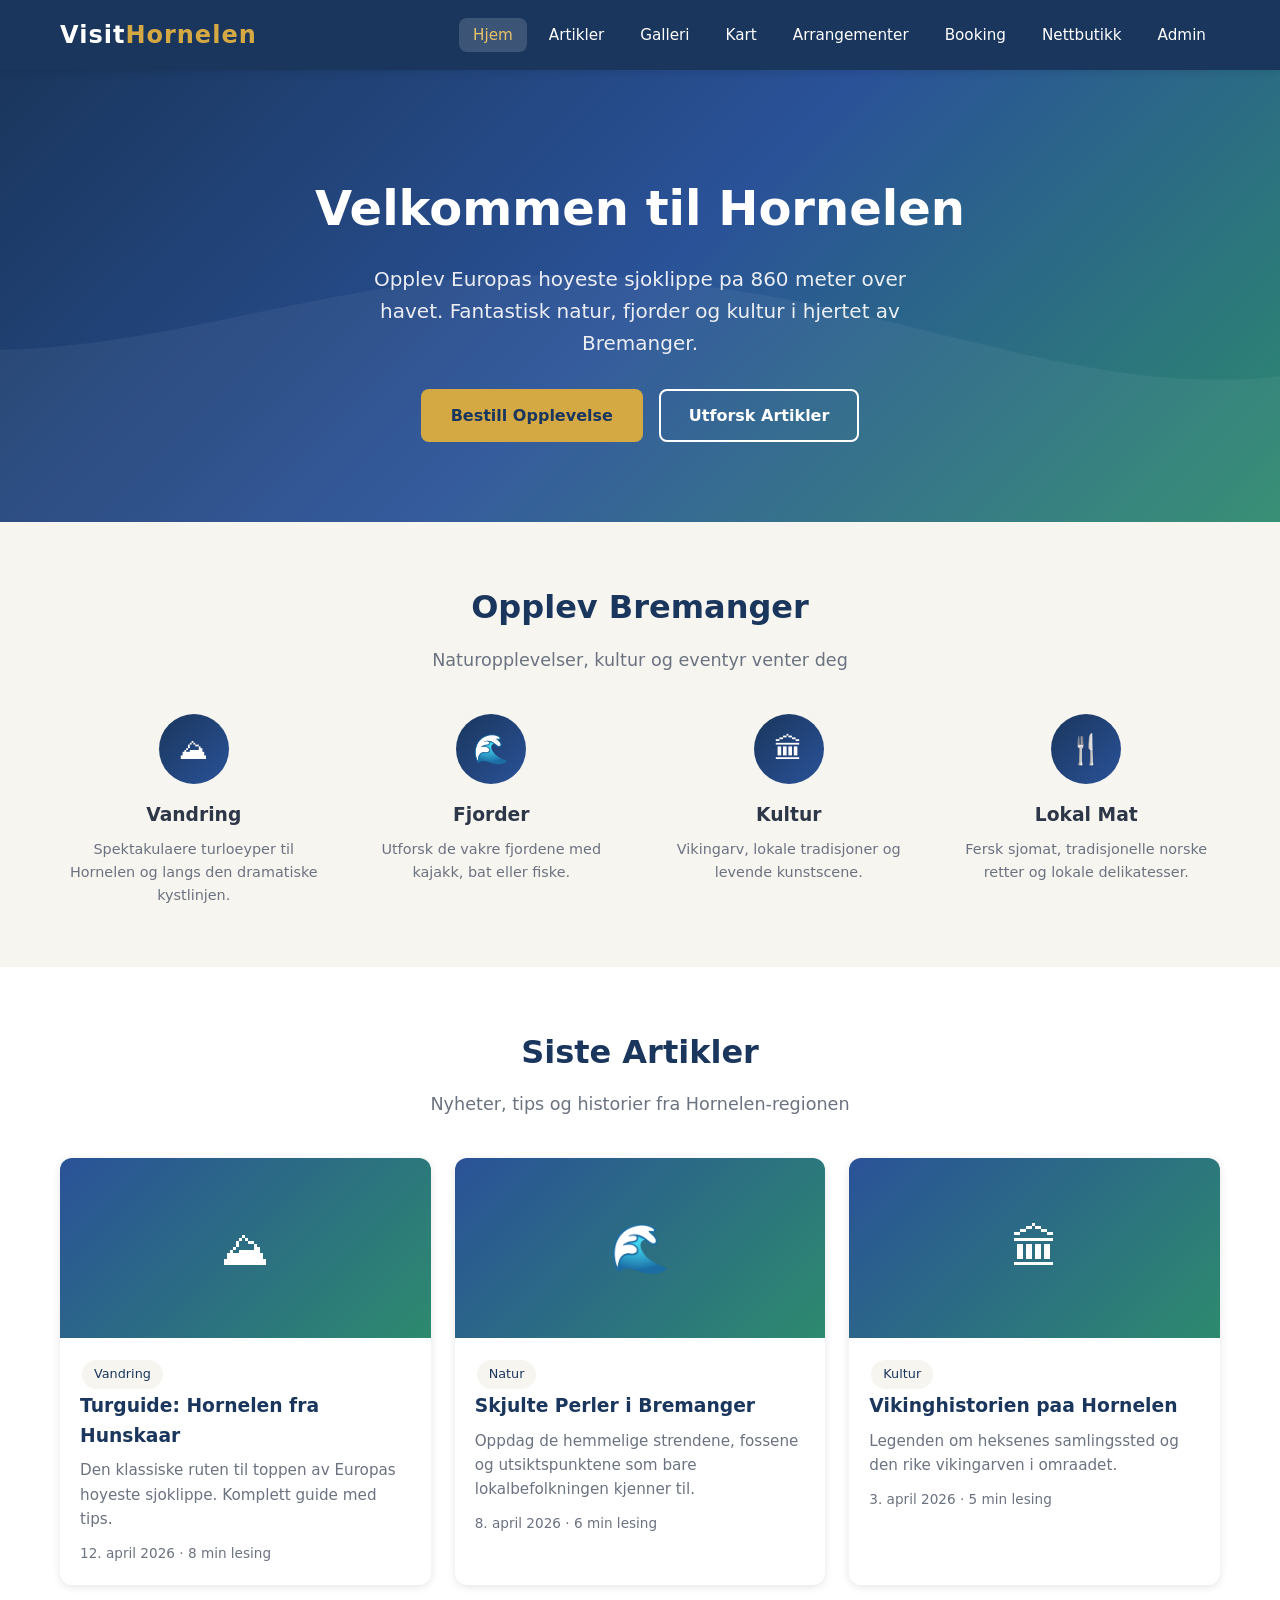
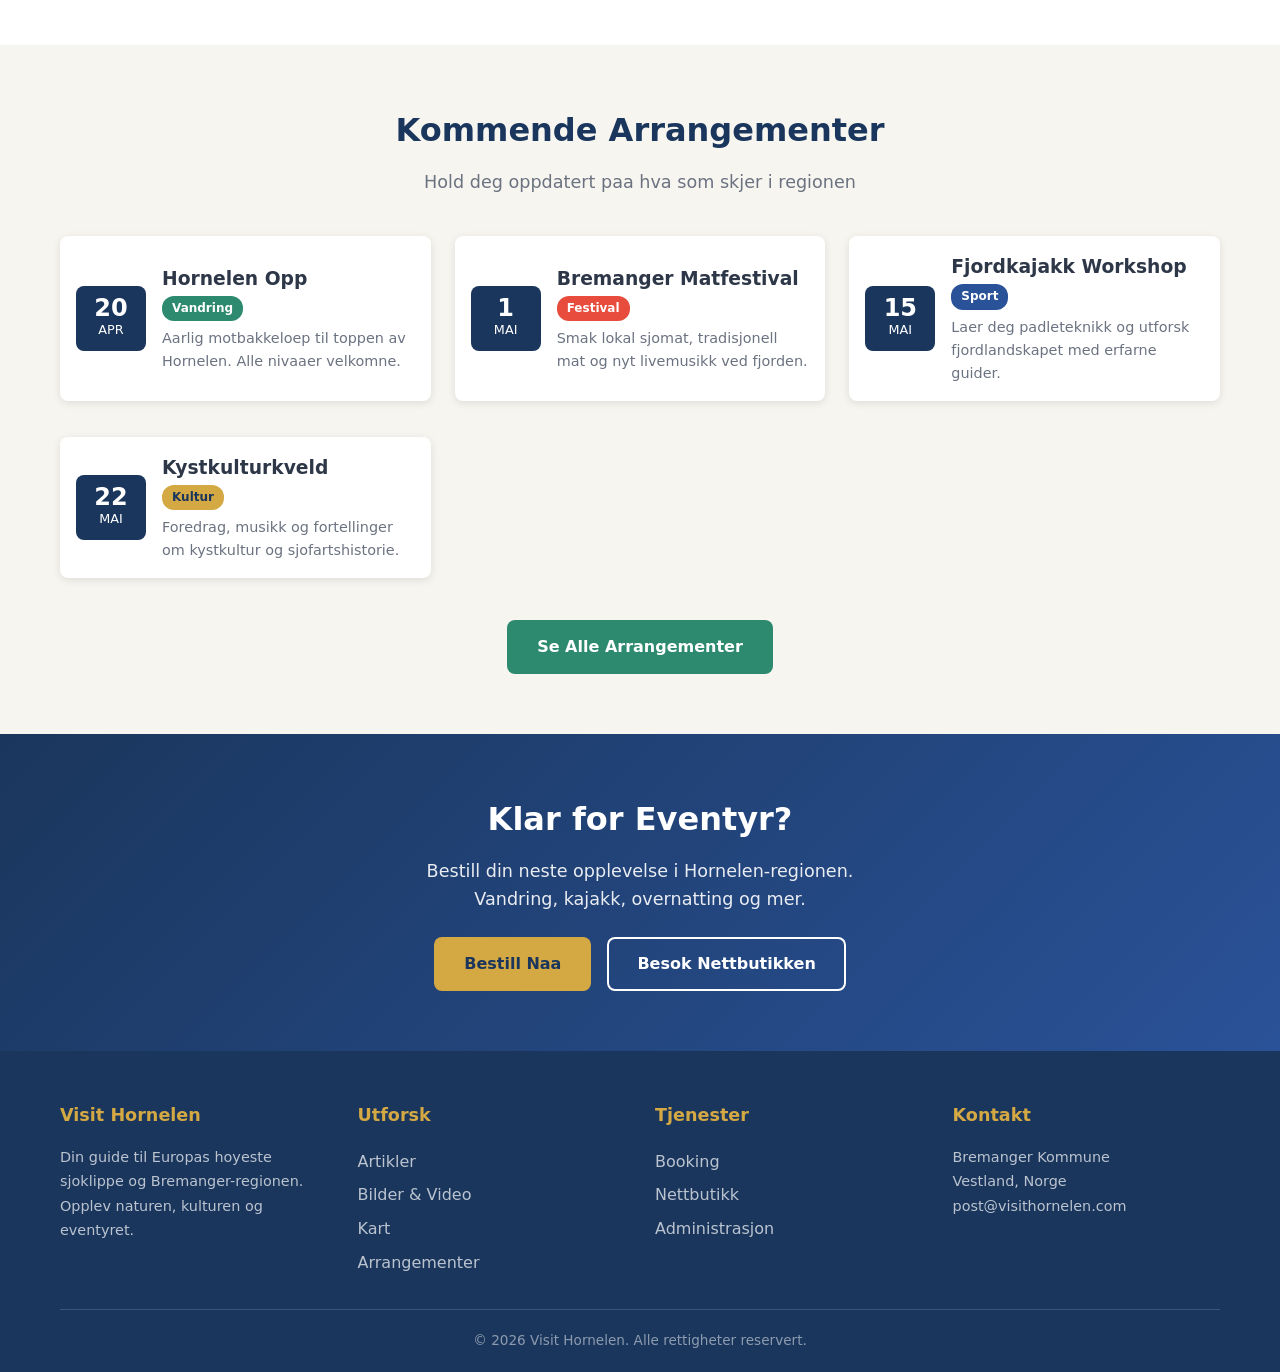
<file: index.html>
<!DOCTYPE html>
<html lang="no">
<head>
  <meta charset="UTF-8">
  <meta name="viewport" content="width=device-width, initial-scale=1.0">
  <title>Visit Hornelen - Europas Hoyeste Sjoklippe | Bremanger, Norge</title>
  <meta name="description" content="Opplev Hornelen, Europas hoyeste sjoklippe pa 860 moh. Vandring, fjorder, natur og kultur i Bremanger, Vestland.">
  <link rel="stylesheet" href="css/style.css">
</head>
<body>

<!-- Header -->
<header class="site-header">
  <div class="header-inner">
    <a href="index.html" class="logo">Visit<span>Hornelen</span></a>
    <button class="nav-toggle" onclick="document.querySelector('.nav-links').classList.toggle('open')">&#9776;</button>
    <ul class="nav-links">
      <li><a href="index.html" class="active">Hjem</a></li>
      <li><a href="pages/articles.html">Artikler</a></li>
      <li><a href="pages/gallery.html">Galleri</a></li>
      <li><a href="pages/map.html">Kart</a></li>
      <li><a href="pages/events.html">Arrangementer</a></li>
      <li><a href="pages/booking.html">Booking</a></li>
      <li><a href="pages/shop.html">Nettbutikk</a></li>
      <li><a href="admin/index.html">Admin</a></li>
    </ul>
  </div>
</header>

<!-- Hero -->
<section class="hero">
  <h1>Velkommen til Hornelen</h1>
  <p>Opplev Europas hoyeste sjoklippe pa 860 meter over havet. Fantastisk natur, fjorder og kultur i hjertet av Bremanger.</p>
  <div class="hero-buttons">
    <a href="pages/booking.html" class="btn btn-primary">Bestill Opplevelse</a>
    <a href="pages/articles.html" class="btn btn-outline">Utforsk Artikler</a>
  </div>
</section>

<!-- Features -->
<section class="section">
  <div class="container">
    <h2 class="section-title">Opplev Bremanger</h2>
    <p class="section-subtitle">Naturopplevelser, kultur og eventyr venter deg</p>
    <div class="features">
      <div>
        <div class="feature-icon">&#9968;</div>
        <h3>Vandring</h3>
        <p>Spektakulaere turloeyper til Hornelen og langs den dramatiske kystlinjen.</p>
      </div>
      <div>
        <div class="feature-icon">&#127754;</div>
        <h3>Fjorder</h3>
        <p>Utforsk de vakre fjordene med kajakk, bat eller fiske.</p>
      </div>
      <div>
        <div class="feature-icon">&#127963;</div>
        <h3>Kultur</h3>
        <p>Vikingarv, lokale tradisjoner og levende kunstscene.</p>
      </div>
      <div>
        <div class="feature-icon">&#127860;</div>
        <h3>Lokal Mat</h3>
        <p>Fersk sjomat, tradisjonelle norske retter og lokale delikatesser.</p>
      </div>
    </div>
  </div>
</section>

<!-- Featured Articles -->
<section class="section" style="background: var(--bg-white);">
  <div class="container">
    <h2 class="section-title">Siste Artikler</h2>
    <p class="section-subtitle">Nyheter, tips og historier fra Hornelen-regionen</p>
    <div class="grid grid-3" id="featured-articles">
      <div class="card article-card">
        <div class="card-img">&#9968;</div>
        <div class="card-body">
          <span class="tag">Vandring</span>
          <h3>Turguide: Hornelen fra Hunskaar</h3>
          <p>Den klassiske ruten til toppen av Europas hoyeste sjoklippe. Komplett guide med tips.</p>
          <div class="card-meta">12. april 2026 &middot; 8 min lesing</div>
        </div>
      </div>
      <div class="card article-card">
        <div class="card-img">&#127754;</div>
        <div class="card-body">
          <span class="tag">Natur</span>
          <h3>Skjulte Perler i Bremanger</h3>
          <p>Oppdag de hemmelige strendene, fossene og utsiktspunktene som bare lokalbefolkningen kjenner til.</p>
          <div class="card-meta">8. april 2026 &middot; 6 min lesing</div>
        </div>
      </div>
      <div class="card article-card">
        <div class="card-img">&#127963;</div>
        <div class="card-body">
          <span class="tag">Kultur</span>
          <h3>Vikinghistorien paa Hornelen</h3>
          <p>Legenden om heksenes samlingssted og den rike vikingarven i omraadet.</p>
          <div class="card-meta">3. april 2026 &middot; 5 min lesing</div>
        </div>
      </div>
    </div>
  </div>
</section>

<!-- Upcoming Events Preview -->
<section class="section">
  <div class="container">
    <h2 class="section-title">Kommende Arrangementer</h2>
    <p class="section-subtitle">Hold deg oppdatert paa hva som skjer i regionen</p>
    <div class="grid grid-2">
      <div class="event-list-item">
        <div class="event-date-badge">
          <div class="day">20</div>
          <div class="month">Apr</div>
        </div>
        <div>
          <h3>Hornelen Opp</h3>
          <span class="event-category hiking">Vandring</span>
          <p style="margin-top:6px; color:var(--text-muted); font-size:0.9rem;">Aarlig motbakkeloep til toppen av Hornelen. Alle nivaaer velkomne.</p>
        </div>
      </div>
      <div class="event-list-item">
        <div class="event-date-badge">
          <div class="day">1</div>
          <div class="month">Mai</div>
        </div>
        <div>
          <h3>Bremanger Matfestival</h3>
          <span class="event-category festival">Festival</span>
          <p style="margin-top:6px; color:var(--text-muted); font-size:0.9rem;">Smak lokal sjomat, tradisjonell mat og nyt livemusikk ved fjorden.</p>
        </div>
      </div>
      <div class="event-list-item">
        <div class="event-date-badge">
          <div class="day">15</div>
          <div class="month">Mai</div>
        </div>
        <div>
          <h3>Fjordkajakk Workshop</h3>
          <span class="event-category sport">Sport</span>
          <p style="margin-top:6px; color:var(--text-muted); font-size:0.9rem;">Laer deg padleteknikk og utforsk fjordlandskapet med erfarne guider.</p>
        </div>
      </div>
      <div class="event-list-item">
        <div class="event-date-badge">
          <div class="day">22</div>
          <div class="month">Mai</div>
        </div>
        <div>
          <h3>Kystkulturkveld</h3>
          <span class="event-category culture">Kultur</span>
          <p style="margin-top:6px; color:var(--text-muted); font-size:0.9rem;">Foredrag, musikk og fortellinger om kystkultur og sjofartshistorie.</p>
        </div>
      </div>
    </div>
    <div style="text-align:center; margin-top:30px;">
      <a href="pages/events.html" class="btn btn-secondary">Se Alle Arrangementer</a>
    </div>
  </div>
</section>

<!-- Quick Booking CTA -->
<section class="section" style="background: linear-gradient(135deg, var(--primary), var(--primary-light)); color: #fff; text-align: center;">
  <div class="container">
    <h2 style="font-size:2rem; margin-bottom:12px;">Klar for Eventyr?</h2>
    <p style="opacity:0.9; max-width:500px; margin:0 auto 24px; font-size:1.1rem;">Bestill din neste opplevelse i Hornelen-regionen. Vandring, kajakk, overnatting og mer.</p>
    <div style="display:flex; gap:16px; justify-content:center; flex-wrap:wrap;">
      <a href="pages/booking.html" class="btn btn-primary">Bestill Naa</a>
      <a href="pages/shop.html" class="btn btn-outline">Besok Nettbutikken</a>
    </div>
  </div>
</section>

<!-- Footer -->
<footer class="site-footer">
  <div class="container">
    <div class="footer-grid">
      <div class="footer-col">
        <h3>Visit Hornelen</h3>
        <p>Din guide til Europas hoyeste sjoklippe og Bremanger-regionen. Opplev naturen, kulturen og eventyret.</p>
      </div>
      <div class="footer-col">
        <h3>Utforsk</h3>
        <a href="pages/articles.html">Artikler</a>
        <a href="pages/gallery.html">Bilder & Video</a>
        <a href="pages/map.html">Kart</a>
        <a href="pages/events.html">Arrangementer</a>
      </div>
      <div class="footer-col">
        <h3>Tjenester</h3>
        <a href="pages/booking.html">Booking</a>
        <a href="pages/shop.html">Nettbutikk</a>
        <a href="admin/index.html">Administrasjon</a>
      </div>
      <div class="footer-col">
        <h3>Kontakt</h3>
        <p>Bremanger Kommune<br>Vestland, Norge<br>post@visithornelen.com</p>
      </div>
    </div>
    <div class="footer-bottom">
      &copy; 2026 Visit Hornelen. Alle rettigheter reservert.
    </div>
  </div>
</footer>

<script src="js/main.js"></script>
</body>
</html>
</file>
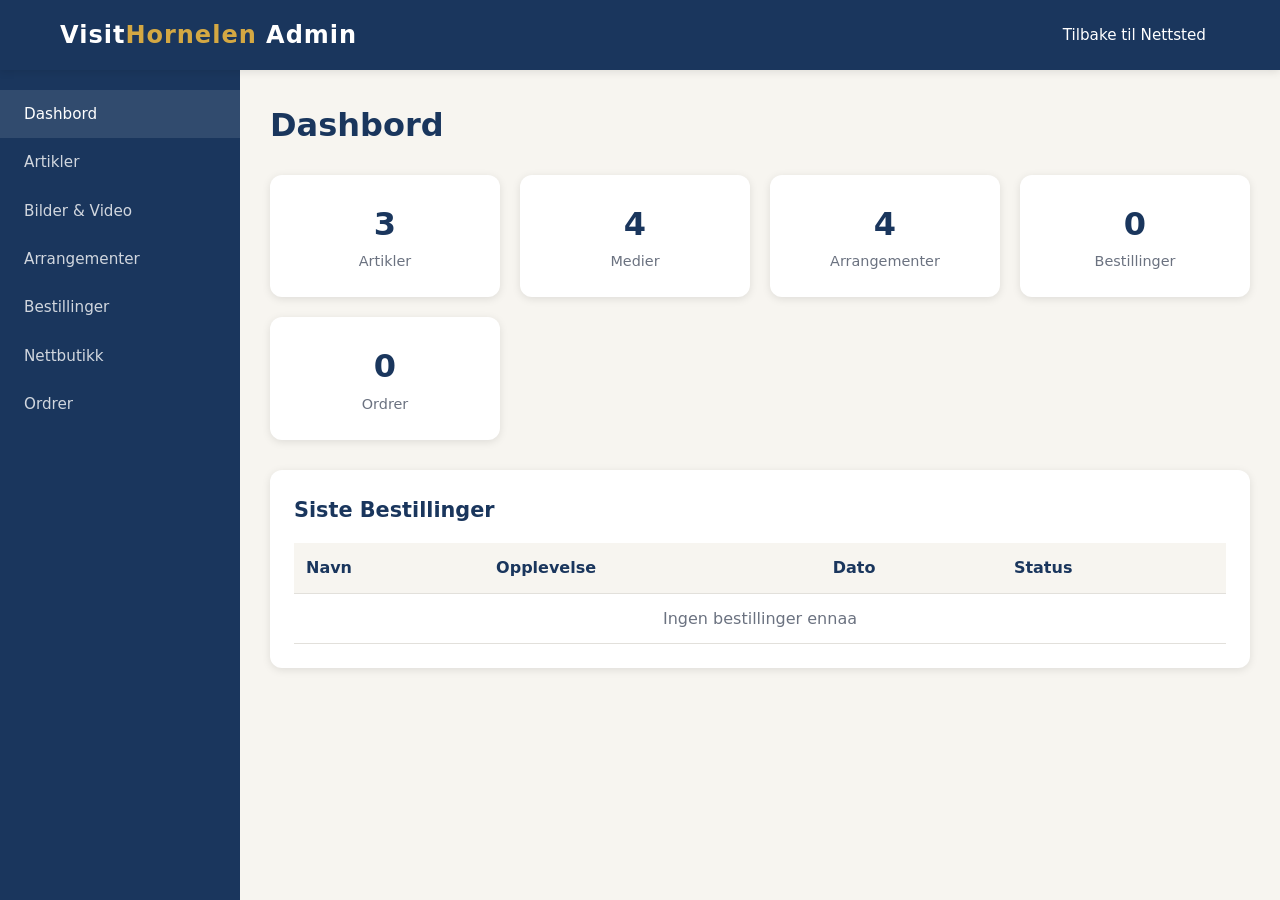
<file: admin/index.html>
<!DOCTYPE html>
<html lang="no">
<head>
  <meta charset="UTF-8">
  <meta name="viewport" content="width=device-width, initial-scale=1.0">
  <title>Admin - Visit Hornelen</title>
  <link rel="stylesheet" href="../css/style.css">
</head>
<body>

<header class="site-header">
  <div class="header-inner">
    <a href="../index.html" class="logo">Visit<span>Hornelen</span> Admin</a>
    <ul class="nav-links">
      <li><a href="../index.html">Tilbake til Nettsted</a></li>
    </ul>
  </div>
</header>

<div class="admin-layout">
  <!-- Sidebar -->
  <nav class="admin-sidebar">
    <a href="#" class="active" onclick="showSection('dashboard')">Dashbord</a>
    <a href="#" onclick="showSection('articles')">Artikler</a>
    <a href="#" onclick="showSection('gallery')">Bilder & Video</a>
    <a href="#" onclick="showSection('events')">Arrangementer</a>
    <a href="#" onclick="showSection('bookings')">Bestillinger</a>
    <a href="#" onclick="showSection('products')">Nettbutikk</a>
    <a href="#" onclick="showSection('orders')">Ordrer</a>
  </nav>

  <main class="admin-main">
    <!-- Dashboard -->
    <div id="sec-dashboard" class="admin-section">
      <h1 style="color:var(--primary); margin-bottom:24px;">Dashbord</h1>
      <div class="admin-stats" id="stats"></div>
      <div class="admin-card">
        <h2>Siste Bestillinger</h2>
        <table class="admin-table" id="recent-bookings"><thead><tr><th>Navn</th><th>Opplevelse</th><th>Dato</th><th>Status</th></tr></thead><tbody></tbody></table>
      </div>
    </div>

    <!-- Articles -->
    <div id="sec-articles" class="admin-section" style="display:none;">
      <div style="display:flex; justify-content:space-between; align-items:center; margin-bottom:24px;">
        <h1 style="color:var(--primary);">Artikler</h1>
        <button class="btn btn-primary" onclick="openArticleEditor()">Ny Artikkel</button>
      </div>
      <div class="admin-card">
        <table class="admin-table" id="articles-table"><thead><tr><th>Tittel</th><th>Kategori</th><th>Dato</th><th>Handlinger</th></tr></thead><tbody></tbody></table>
      </div>
    </div>

    <!-- Gallery -->
    <div id="sec-gallery" class="admin-section" style="display:none;">
      <div style="display:flex; justify-content:space-between; align-items:center; margin-bottom:24px;">
        <h1 style="color:var(--primary);">Bilder & Video</h1>
        <button class="btn btn-primary" onclick="openMediaUpload()">Last Opp Media</button>
      </div>
      <div class="admin-card">
        <div class="upload-area" id="upload-area" onclick="document.getElementById('file-input').click()">
          <div class="icon">&#128247;</div>
          <p><strong>Klikk for aa laste opp</strong> eller dra filer hit</p>
          <p style="color:var(--text-muted); font-size:0.85rem;">Stotter JPG, PNG, GIF, MP4, WebM</p>
          <input type="file" id="file-input" multiple accept="image/*,video/*" style="display:none;" onchange="handleFileUpload(this)">
        </div>
        <div class="upload-preview" id="upload-preview"></div>
      </div>
      <div class="admin-card">
        <h2>Publiserte Medier</h2>
        <table class="admin-table" id="gallery-table"><thead><tr><th>Tittel</th><th>Type</th><th>Kategori</th><th>Handlinger</th></tr></thead><tbody></tbody></table>
      </div>
    </div>

    <!-- Events -->
    <div id="sec-events" class="admin-section" style="display:none;">
      <div style="display:flex; justify-content:space-between; align-items:center; margin-bottom:24px;">
        <h1 style="color:var(--primary);">Arrangementer</h1>
        <button class="btn btn-primary" onclick="openEventEditor()">Nytt Arrangement</button>
      </div>
      <div class="admin-card">
        <table class="admin-table" id="events-table"><thead><tr><th>Tittel</th><th>Dato</th><th>Kategori</th><th>Sted</th><th>Handlinger</th></tr></thead><tbody></tbody></table>
      </div>
    </div>

    <!-- Bookings -->
    <div id="sec-bookings" class="admin-section" style="display:none;">
      <h1 style="color:var(--primary); margin-bottom:24px;">Bestillinger</h1>
      <div class="admin-card">
        <table class="admin-table" id="bookings-table"><thead><tr><th>Navn</th><th>E-post</th><th>Opplevelse</th><th>Dato</th><th>Gjester</th><th>Total</th><th>Status</th><th>Handlinger</th></tr></thead><tbody></tbody></table>
      </div>
    </div>

    <!-- Products -->
    <div id="sec-products" class="admin-section" style="display:none;">
      <div style="display:flex; justify-content:space-between; align-items:center; margin-bottom:24px;">
        <h1 style="color:var(--primary);">Produkter</h1>
        <button class="btn btn-primary" onclick="openProductEditor()">Nytt Produkt</button>
      </div>
      <div class="admin-card">
        <table class="admin-table" id="products-table"><thead><tr><th>Produkt</th><th>Pris</th><th>Kategori</th><th>Handlinger</th></tr></thead><tbody></tbody></table>
      </div>
    </div>

    <!-- Orders -->
    <div id="sec-orders" class="admin-section" style="display:none;">
      <h1 style="color:var(--primary); margin-bottom:24px;">Ordrer</h1>
      <div class="admin-card">
        <table class="admin-table" id="orders-table"><thead><tr><th>Ordre-ID</th><th>Dato</th><th>Produkter</th><th>Total</th><th>Status</th></tr></thead><tbody></tbody></table>
      </div>
    </div>
  </main>
</div>

<!-- Article Editor Modal -->
<div class="modal-overlay" id="article-modal">
  <div class="modal" style="max-width:800px;">
    <h2 id="article-modal-title">Ny Artikkel</h2>
    <div class="form-group">
      <label>Tittel</label>
      <input type="text" class="form-control" id="art-title" placeholder="Artikkelens tittel">
    </div>
    <div class="grid grid-2">
      <div class="form-group">
        <label>Kategori</label>
        <select class="form-control" id="art-category">
          <option value="vandring">Vandring</option>
          <option value="natur">Natur</option>
          <option value="kultur">Kultur</option>
          <option value="mat">Mat</option>
          <option value="tips">Tips</option>
        </select>
      </div>
      <div class="form-group">
        <label>Lesetid</label>
        <input type="text" class="form-control" id="art-readtime" placeholder="5 min">
      </div>
    </div>
    <div class="form-group">
      <label>Innhold</label>
      <div class="editor-toolbar">
        <button onclick="execCmd('bold')"><strong>B</strong></button>
        <button onclick="execCmd('italic')"><em>I</em></button>
        <button onclick="execCmd('underline')"><u>U</u></button>
        <button onclick="execCmd('insertUnorderedList')">Liste</button>
        <button onclick="execCmd('insertOrderedList')">Nummerert</button>
        <button onclick="execCmd('formatBlock', 'h2')">H2</button>
        <button onclick="execCmd('formatBlock', 'h3')">H3</button>
        <button onclick="execCmd('formatBlock', 'p')">Avsnitt</button>
      </div>
      <div class="editor-content" id="art-content" contenteditable="true"></div>
    </div>
    <input type="hidden" id="art-edit-id">
    <div class="modal-actions">
      <button class="btn btn-small" style="border:2px solid var(--border);" onclick="closeModal('article-modal')">Avbryt</button>
      <button class="btn btn-primary btn-small" onclick="saveArticle()">Publiser</button>
    </div>
  </div>
</div>

<!-- Event Editor Modal -->
<div class="modal-overlay" id="event-modal">
  <div class="modal">
    <h2 id="event-modal-title">Nytt Arrangement</h2>
    <div class="form-group">
      <label>Tittel</label>
      <input type="text" class="form-control" id="evt-title">
    </div>
    <div class="grid grid-2">
      <div class="form-group">
        <label>Dato</label>
        <input type="date" class="form-control" id="evt-date">
      </div>
      <div class="form-group">
        <label>Tid</label>
        <input type="time" class="form-control" id="evt-time">
      </div>
    </div>
    <div class="grid grid-2">
      <div class="form-group">
        <label>Kategori</label>
        <select class="form-control" id="evt-category">
          <option value="hiking">Vandring</option>
          <option value="culture">Kultur</option>
          <option value="festival">Festival</option>
          <option value="sport">Sport</option>
        </select>
      </div>
      <div class="form-group">
        <label>Sted</label>
        <input type="text" class="form-control" id="evt-location">
      </div>
    </div>
    <div class="form-group">
      <label>Beskrivelse</label>
      <textarea class="form-control" id="evt-desc"></textarea>
    </div>
    <input type="hidden" id="evt-edit-id">
    <div class="modal-actions">
      <button class="btn btn-small" style="border:2px solid var(--border);" onclick="closeModal('event-modal')">Avbryt</button>
      <button class="btn btn-primary btn-small" onclick="saveEvent()">Lagre</button>
    </div>
  </div>
</div>

<!-- Media Upload Modal -->
<div class="modal-overlay" id="media-modal">
  <div class="modal">
    <h2>Legg til Media</h2>
    <div class="form-group">
      <label>Tittel</label>
      <input type="text" class="form-control" id="media-title">
    </div>
    <div class="grid grid-2">
      <div class="form-group">
        <label>Type</label>
        <select class="form-control" id="media-type">
          <option value="image">Bilde</option>
          <option value="video">Video</option>
        </select>
      </div>
      <div class="form-group">
        <label>Kategori</label>
        <select class="form-control" id="media-category">
          <option value="natur">Natur</option>
          <option value="vandring">Vandring</option>
          <option value="fjord">Fjorder</option>
          <option value="kultur">Kultur</option>
        </select>
      </div>
    </div>
    <div class="modal-actions">
      <button class="btn btn-small" style="border:2px solid var(--border);" onclick="closeModal('media-modal')">Avbryt</button>
      <button class="btn btn-primary btn-small" onclick="saveMedia()">Publiser</button>
    </div>
  </div>
</div>

<!-- Product Editor Modal -->
<div class="modal-overlay" id="product-modal">
  <div class="modal">
    <h2 id="product-modal-title">Nytt Produkt</h2>
    <div class="form-group">
      <label>Produktnavn</label>
      <input type="text" class="form-control" id="prod-name">
    </div>
    <div class="grid grid-2">
      <div class="form-group">
        <label>Pris (kr)</label>
        <input type="number" class="form-control" id="prod-price">
      </div>
      <div class="form-group">
        <label>Kategori</label>
        <select class="form-control" id="prod-category">
          <option value="suvenir">Suvenirer</option>
          <option value="mat">Lokalmat</option>
          <option value="klaer">Klaer</option>
          <option value="utstyr">Utstyr</option>
        </select>
      </div>
    </div>
    <div class="form-group">
      <label>Beskrivelse</label>
      <input type="text" class="form-control" id="prod-desc">
    </div>
    <input type="hidden" id="prod-edit-id">
    <div class="modal-actions">
      <button class="btn btn-small" style="border:2px solid var(--border);" onclick="closeModal('product-modal')">Avbryt</button>
      <button class="btn btn-primary btn-small" onclick="saveProduct()">Lagre</button>
    </div>
  </div>
</div>

<script src="../js/main.js"></script>
<script src="../js/admin.js"></script>
</body>
</html>
</file>
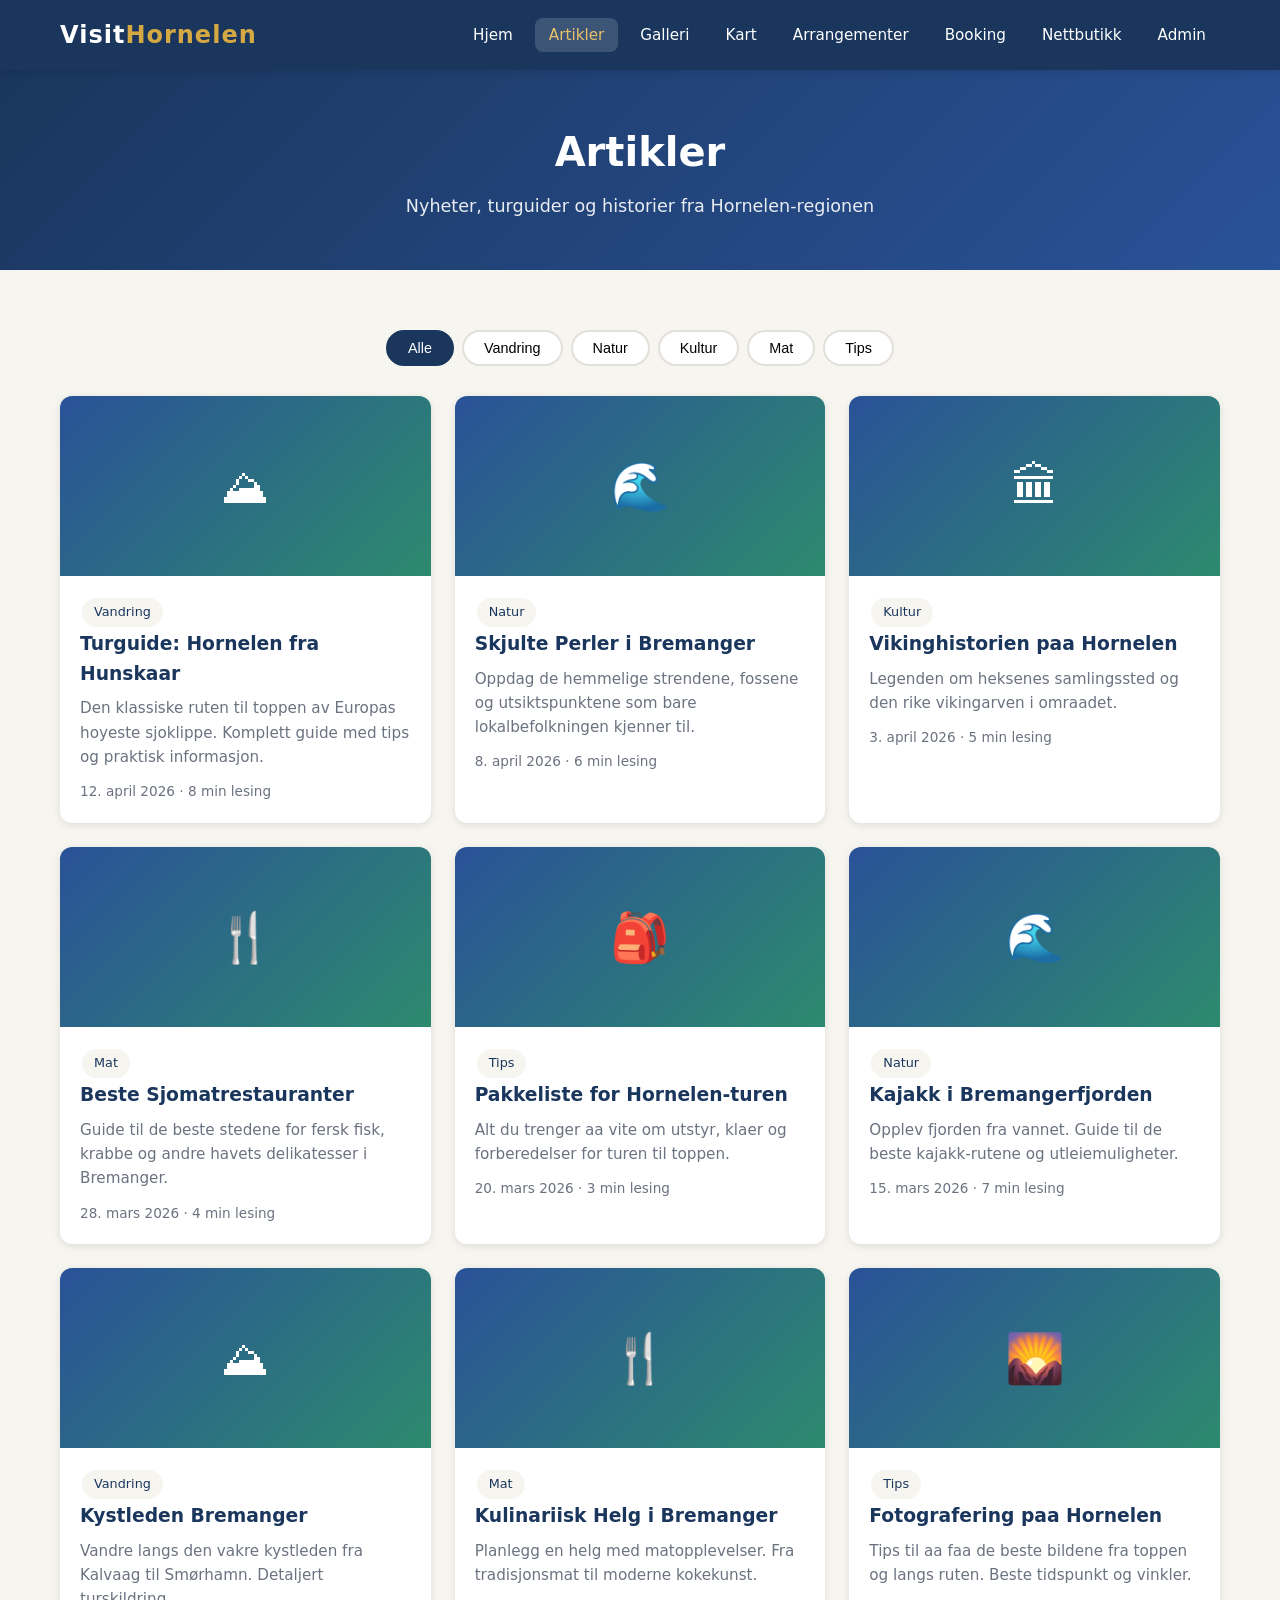
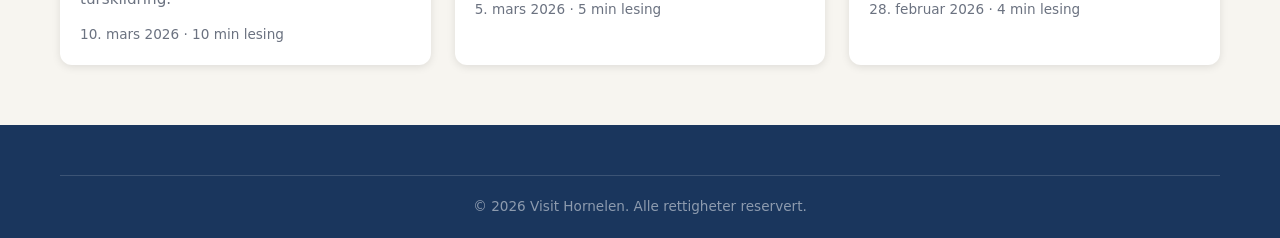
<file: pages/articles.html>
<!DOCTYPE html>
<html lang="no">
<head>
  <meta charset="UTF-8">
  <meta name="viewport" content="width=device-width, initial-scale=1.0">
  <title>Artikler - Visit Hornelen</title>
  <link rel="stylesheet" href="../css/style.css">
</head>
<body>

<header class="site-header">
  <div class="header-inner">
    <a href="../index.html" class="logo">Visit<span>Hornelen</span></a>
    <button class="nav-toggle" onclick="document.querySelector('.nav-links').classList.toggle('open')">&#9776;</button>
    <ul class="nav-links">
      <li><a href="../index.html">Hjem</a></li>
      <li><a href="articles.html" class="active">Artikler</a></li>
      <li><a href="gallery.html">Galleri</a></li>
      <li><a href="map.html">Kart</a></li>
      <li><a href="events.html">Arrangementer</a></li>
      <li><a href="booking.html">Booking</a></li>
      <li><a href="shop.html">Nettbutikk</a></li>
      <li><a href="../admin/index.html">Admin</a></li>
    </ul>
  </div>
</header>

<div class="page-header">
  <h1>Artikler</h1>
  <p>Nyheter, turguider og historier fra Hornelen-regionen</p>
</div>

<section class="section">
  <div class="container">
    <!-- Filter -->
    <div class="gallery-filters" style="margin-bottom:30px;">
      <button class="filter-btn active" data-filter="all">Alle</button>
      <button class="filter-btn" data-filter="vandring">Vandring</button>
      <button class="filter-btn" data-filter="natur">Natur</button>
      <button class="filter-btn" data-filter="kultur">Kultur</button>
      <button class="filter-btn" data-filter="mat">Mat</button>
      <button class="filter-btn" data-filter="tips">Tips</button>
    </div>

    <div class="grid grid-3" id="articles-grid">
      <!-- Articles loaded by JS -->
    </div>
  </div>
</section>

<footer class="site-footer">
  <div class="container">
    <div class="footer-bottom">
      &copy; 2026 Visit Hornelen. Alle rettigheter reservert.
    </div>
  </div>
</footer>

<script src="../js/main.js"></script>
<script>
const defaultArticles = [
  { id:1, title:"Turguide: Hornelen fra Hunskaar", excerpt:"Den klassiske ruten til toppen av Europas hoyeste sjoklippe. Komplett guide med tips og praktisk informasjon.", category:"vandring", date:"2026-04-12", readTime:"8 min", icon:"&#9968;" },
  { id:2, title:"Skjulte Perler i Bremanger", excerpt:"Oppdag de hemmelige strendene, fossene og utsiktspunktene som bare lokalbefolkningen kjenner til.", category:"natur", date:"2026-04-08", readTime:"6 min", icon:"&#127754;" },
  { id:3, title:"Vikinghistorien paa Hornelen", excerpt:"Legenden om heksenes samlingssted og den rike vikingarven i omraadet.", category:"kultur", date:"2026-04-03", readTime:"5 min", icon:"&#127963;" },
  { id:4, title:"Beste Sjomatrestauranter", excerpt:"Guide til de beste stedene for fersk fisk, krabbe og andre havets delikatesser i Bremanger.", category:"mat", date:"2026-03-28", readTime:"4 min", icon:"&#127860;" },
  { id:5, title:"Pakkeliste for Hornelen-turen", excerpt:"Alt du trenger aa vite om utstyr, klaer og forberedelser for turen til toppen.", category:"tips", date:"2026-03-20", readTime:"3 min", icon:"&#127890;" },
  { id:6, title:"Kajakk i Bremangerfjorden", excerpt:"Opplev fjorden fra vannet. Guide til de beste kajakk-rutene og utleiemuligheter.", category:"natur", date:"2026-03-15", readTime:"7 min", icon:"&#127754;" },
  { id:7, title:"Kystleden Bremanger", excerpt:"Vandre langs den vakre kystleden fra Kalvaag til Smørhamn. Detaljert turskildring.", category:"vandring", date:"2026-03-10", readTime:"10 min", icon:"&#9968;" },
  { id:8, title:"Kulinariisk Helg i Bremanger", excerpt:"Planlegg en helg med matopplevelser. Fra tradisjonsmat til moderne kokekunst.", category:"mat", date:"2026-03-05", readTime:"5 min", icon:"&#127860;" },
  { id:9, title:"Fotografering paa Hornelen", excerpt:"Tips til aa faa de beste bildene fra toppen og langs ruten. Beste tidspunkt og vinkler.", category:"tips", date:"2026-02-28", readTime:"4 min", icon:"&#127748;" }
];

function renderArticles(filter) {
  const stored = JSON.parse(localStorage.getItem('vh_articles') || 'null');
  const articles = stored || defaultArticles;
  const grid = document.getElementById('articles-grid');
  const filtered = filter === 'all' ? articles : articles.filter(a => a.category === filter);
  grid.innerHTML = filtered.map(a => `
    <div class="card article-card" data-category="${a.category}">
      <div class="card-img">${a.icon || '&#128196;'}</div>
      <div class="card-body">
        <span class="tag">${a.category.charAt(0).toUpperCase() + a.category.slice(1)}</span>
        <h3>${a.title}</h3>
        <p>${a.excerpt}</p>
        <div class="card-meta">${new Date(a.date).toLocaleDateString('no-NO', {day:'numeric',month:'long',year:'numeric'})} &middot; ${a.readTime} lesing</div>
      </div>
    </div>
  `).join('');
}

document.querySelectorAll('.filter-btn').forEach(btn => {
  btn.addEventListener('click', () => {
    document.querySelectorAll('.filter-btn').forEach(b => b.classList.remove('active'));
    btn.classList.add('active');
    renderArticles(btn.dataset.filter);
  });
});

renderArticles('all');
</script>
</body>
</html>
</file>
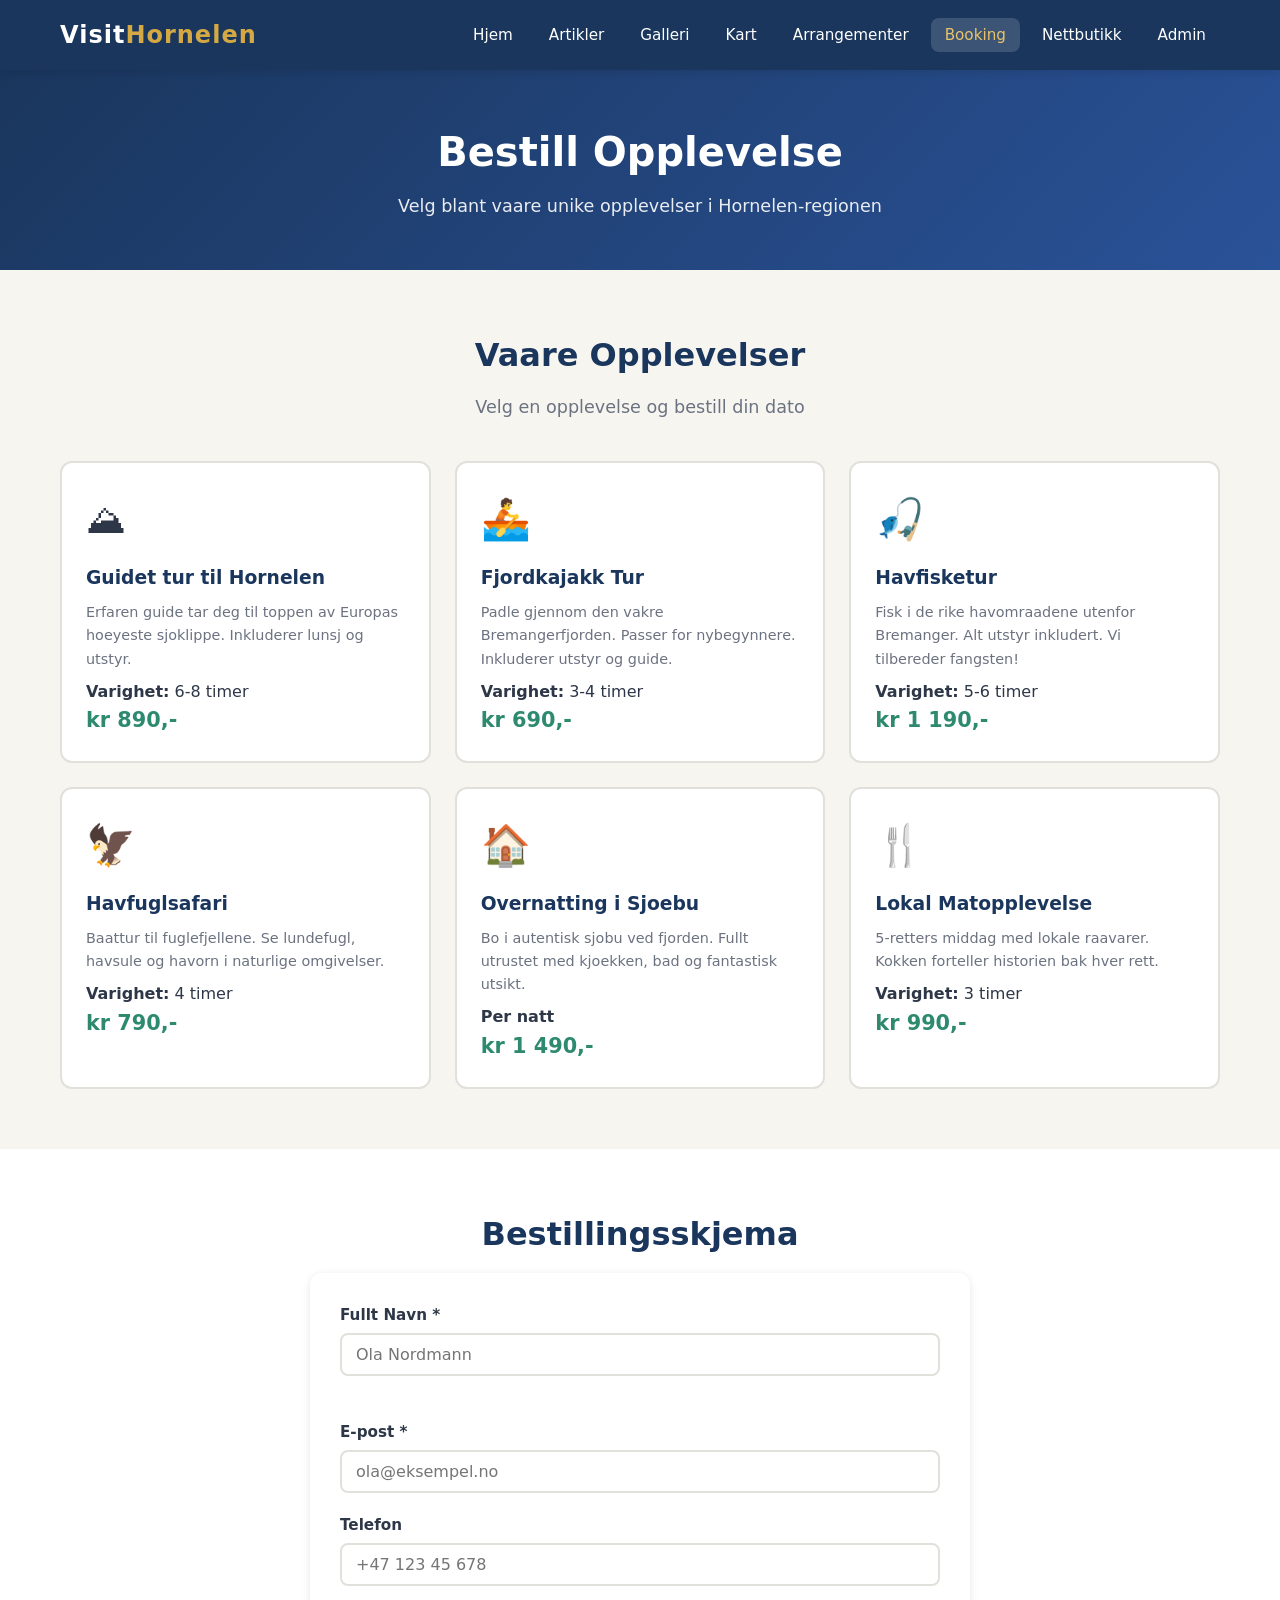
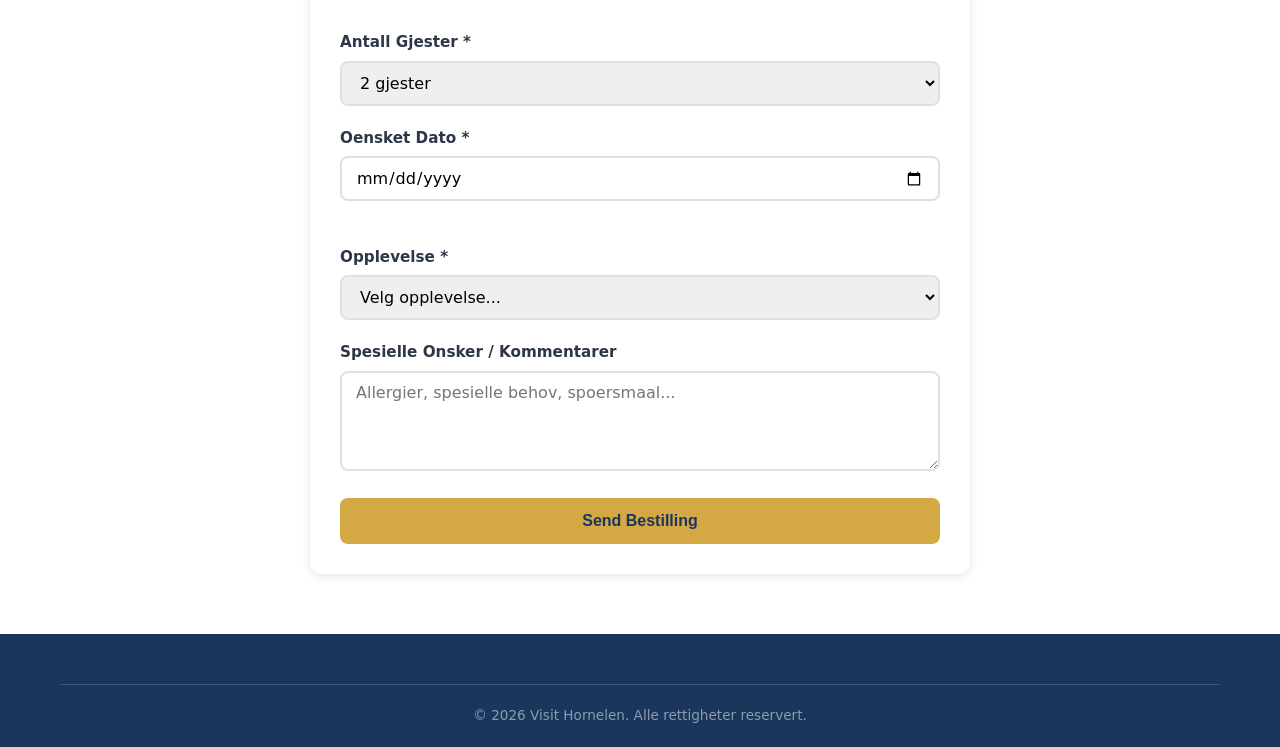
<file: pages/booking.html>
<!DOCTYPE html>
<html lang="no">
<head>
  <meta charset="UTF-8">
  <meta name="viewport" content="width=device-width, initial-scale=1.0">
  <title>Booking - Visit Hornelen</title>
  <link rel="stylesheet" href="../css/style.css">
</head>
<body>

<header class="site-header">
  <div class="header-inner">
    <a href="../index.html" class="logo">Visit<span>Hornelen</span></a>
    <button class="nav-toggle" onclick="document.querySelector('.nav-links').classList.toggle('open')">&#9776;</button>
    <ul class="nav-links">
      <li><a href="../index.html">Hjem</a></li>
      <li><a href="articles.html">Artikler</a></li>
      <li><a href="gallery.html">Galleri</a></li>
      <li><a href="map.html">Kart</a></li>
      <li><a href="events.html">Arrangementer</a></li>
      <li><a href="booking.html" class="active">Booking</a></li>
      <li><a href="shop.html">Nettbutikk</a></li>
      <li><a href="../admin/index.html">Admin</a></li>
    </ul>
  </div>
</header>

<div class="page-header">
  <h1>Bestill Opplevelse</h1>
  <p>Velg blant vaare unike opplevelser i Hornelen-regionen</p>
</div>

<section class="section">
  <div class="container">
    <!-- Booking Options -->
    <h2 class="section-title">Vaare Opplevelser</h2>
    <p class="section-subtitle">Velg en opplevelse og bestill din dato</p>

    <div class="grid grid-3" id="booking-options">
      <div class="booking-option" onclick="selectBooking(this, 'hornelen-guidet')" data-id="hornelen-guidet">
        <div style="font-size:2.5rem; margin-bottom:12px;">&#9968;</div>
        <h3>Guidet tur til Hornelen</h3>
        <p style="color:var(--text-muted); font-size:0.9rem; margin:8px 0;">Erfaren guide tar deg til toppen av Europas hoeyeste sjoklippe. Inkluderer lunsj og utstyr.</p>
        <p><strong>Varighet:</strong> 6-8 timer</p>
        <div class="price">kr 890,-</div>
      </div>

      <div class="booking-option" onclick="selectBooking(this, 'kajakk')" data-id="kajakk">
        <div style="font-size:2.5rem; margin-bottom:12px;">&#128675;</div>
        <h3>Fjordkajakk Tur</h3>
        <p style="color:var(--text-muted); font-size:0.9rem; margin:8px 0;">Padle gjennom den vakre Bremangerfjorden. Passer for nybegynnere. Inkluderer utstyr og guide.</p>
        <p><strong>Varighet:</strong> 3-4 timer</p>
        <div class="price">kr 690,-</div>
      </div>

      <div class="booking-option" onclick="selectBooking(this, 'havfiske')" data-id="havfiske">
        <div style="font-size:2.5rem; margin-bottom:12px;">&#127907;</div>
        <h3>Havfisketur</h3>
        <p style="color:var(--text-muted); font-size:0.9rem; margin:8px 0;">Fisk i de rike havomraadene utenfor Bremanger. Alt utstyr inkludert. Vi tilbereder fangsten!</p>
        <p><strong>Varighet:</strong> 5-6 timer</p>
        <div class="price">kr 1 190,-</div>
      </div>

      <div class="booking-option" onclick="selectBooking(this, 'fuglsafari')" data-id="fuglsafari">
        <div style="font-size:2.5rem; margin-bottom:12px;">&#129413;</div>
        <h3>Havfuglsafari</h3>
        <p style="color:var(--text-muted); font-size:0.9rem; margin:8px 0;">Baattur til fuglefjellene. Se lundefugl, havsule og havorn i naturlige omgivelser.</p>
        <p><strong>Varighet:</strong> 4 timer</p>
        <div class="price">kr 790,-</div>
      </div>

      <div class="booking-option" onclick="selectBooking(this, 'overnatting')" data-id="overnatting">
        <div style="font-size:2.5rem; margin-bottom:12px;">&#127968;</div>
        <h3>Overnatting i Sjoebu</h3>
        <p style="color:var(--text-muted); font-size:0.9rem; margin:8px 0;">Bo i autentisk sjobu ved fjorden. Fullt utrustet med kjoekken, bad og fantastisk utsikt.</p>
        <p><strong>Per natt</strong></p>
        <div class="price">kr 1 490,-</div>
      </div>

      <div class="booking-option" onclick="selectBooking(this, 'matopplevelse')" data-id="matopplevelse">
        <div style="font-size:2.5rem; margin-bottom:12px;">&#127860;</div>
        <h3>Lokal Matopplevelse</h3>
        <p style="color:var(--text-muted); font-size:0.9rem; margin:8px 0;">5-retters middag med lokale raavarer. Kokken forteller historien bak hver rett.</p>
        <p><strong>Varighet:</strong> 3 timer</p>
        <div class="price">kr 990,-</div>
      </div>
    </div>
  </div>
</section>

<!-- Booking Form -->
<section class="section" style="background: var(--bg-white);">
  <div class="container" style="max-width:700px;">
    <h2 class="section-title">Bestillingsskjema</h2>
    <div class="booking-form" id="booking-form">
      <div id="selected-experience" style="background:var(--bg-light); padding:16px; border-radius:var(--radius); margin-bottom:20px; display:none;">
        <strong>Valgt opplevelse:</strong> <span id="selected-name"></span> - <span id="selected-price" style="color:var(--secondary); font-weight:700;"></span>
      </div>

      <div class="grid grid-2">
        <div class="form-group">
          <label>Fullt Navn *</label>
          <input type="text" class="form-control" id="book-name" placeholder="Ola Nordmann" required>
        </div>
        <div class="form-group">
          <label>E-post *</label>
          <input type="email" class="form-control" id="book-email" placeholder="ola@eksempel.no" required>
        </div>
      </div>
      <div class="grid grid-2">
        <div class="form-group">
          <label>Telefon</label>
          <input type="tel" class="form-control" id="book-phone" placeholder="+47 123 45 678">
        </div>
        <div class="form-group">
          <label>Antall Gjester *</label>
          <select class="form-control" id="book-guests">
            <option value="1">1 gjest</option>
            <option value="2" selected>2 gjester</option>
            <option value="3">3 gjester</option>
            <option value="4">4 gjester</option>
            <option value="5">5 gjester</option>
            <option value="6">6+ gjester</option>
          </select>
        </div>
      </div>
      <div class="grid grid-2">
        <div class="form-group">
          <label>Oensket Dato *</label>
          <input type="date" class="form-control" id="book-date" required>
        </div>
        <div class="form-group">
          <label>Opplevelse *</label>
          <select class="form-control" id="book-experience">
            <option value="">Velg opplevelse...</option>
            <option value="hornelen-guidet">Guidet tur til Hornelen - kr 890,-</option>
            <option value="kajakk">Fjordkajakk Tur - kr 690,-</option>
            <option value="havfiske">Havfisketur - kr 1 190,-</option>
            <option value="fuglsafari">Havfuglsafari - kr 790,-</option>
            <option value="overnatting">Overnatting i Sjoebu - kr 1 490,-</option>
            <option value="matopplevelse">Lokal Matopplevelse - kr 990,-</option>
          </select>
        </div>
      </div>
      <div class="form-group">
        <label>Spesielle Onsker / Kommentarer</label>
        <textarea class="form-control" id="book-comments" placeholder="Allergier, spesielle behov, spoersmaal..."></textarea>
      </div>
      <button class="btn btn-primary" style="width:100%;" onclick="submitBooking()">Send Bestilling</button>
    </div>
  </div>
</section>

<!-- Confirmation Modal -->
<div class="modal-overlay" id="confirm-modal">
  <div class="modal" id="confirm-content"></div>
</div>

<footer class="site-footer">
  <div class="container">
    <div class="footer-bottom">
      &copy; 2026 Visit Hornelen. Alle rettigheter reservert.
    </div>
  </div>
</footer>

<script src="../js/main.js"></script>
<script>
const prices = {
  'hornelen-guidet': { name: 'Guidet tur til Hornelen', price: 890 },
  'kajakk': { name: 'Fjordkajakk Tur', price: 690 },
  'havfiske': { name: 'Havfisketur', price: 1190 },
  'fuglsafari': { name: 'Havfuglsafari', price: 790 },
  'overnatting': { name: 'Overnatting i Sjoebu', price: 1490 },
  'matopplevelse': { name: 'Lokal Matopplevelse', price: 990 }
};

function selectBooking(el, id) {
  document.querySelectorAll('.booking-option').forEach(o => o.classList.remove('selected'));
  el.classList.add('selected');
  document.getElementById('book-experience').value = id;
  const info = prices[id];
  document.getElementById('selected-name').textContent = info.name;
  document.getElementById('selected-price').textContent = `kr ${info.price.toLocaleString('no-NO')},-`;
  document.getElementById('selected-experience').style.display = 'block';
  document.getElementById('booking-form').scrollIntoView({ behavior: 'smooth' });
}

function submitBooking() {
  const name = document.getElementById('book-name').value.trim();
  const email = document.getElementById('book-email').value.trim();
  const date = document.getElementById('book-date').value;
  const exp = document.getElementById('book-experience').value;
  const guests = document.getElementById('book-guests').value;

  if (!name || !email || !date || !exp) {
    alert('Vennligst fyll ut alle obligatoriske felt (*).');
    return;
  }

  const info = prices[exp];
  const total = info.price * parseInt(guests);

  // Save booking to localStorage
  const bookings = JSON.parse(localStorage.getItem('vh_bookings') || '[]');
  bookings.push({
    id: Date.now(),
    name, email,
    phone: document.getElementById('book-phone').value,
    date, experience: exp,
    experienceName: info.name,
    guests: parseInt(guests),
    comments: document.getElementById('book-comments').value,
    total,
    status: 'pending',
    createdAt: new Date().toISOString()
  });
  localStorage.setItem('vh_bookings', JSON.stringify(bookings));

  document.getElementById('confirm-content').innerHTML = `
    <h2 style="color:var(--secondary);">Bestilling Mottatt!</h2>
    <p style="margin:16px 0;">Takk for din bestilling, <strong>${name}</strong>!</p>
    <div style="background:var(--bg-light); padding:16px; border-radius:var(--radius); margin:16px 0;">
      <p><strong>Opplevelse:</strong> ${info.name}</p>
      <p><strong>Dato:</strong> ${new Date(date).toLocaleDateString('no-NO', {day:'numeric',month:'long',year:'numeric'})}</p>
      <p><strong>Antall:</strong> ${guests} gjest(er)</p>
      <p><strong>Total:</strong> kr ${total.toLocaleString('no-NO')},-</p>
    </div>
    <p style="color:var(--text-muted); font-size:0.9rem;">En bekreftelse blir sendt til <strong>${email}</strong>. Vi tar kontakt innen 24 timer.</p>
    <div class="modal-actions">
      <button class="btn btn-primary btn-small" onclick="document.getElementById('confirm-modal').classList.remove('active'); resetForm();">Lukk</button>
    </div>
  `;
  document.getElementById('confirm-modal').classList.add('active');
}

function resetForm() {
  document.getElementById('book-name').value = '';
  document.getElementById('book-email').value = '';
  document.getElementById('book-phone').value = '';
  document.getElementById('book-date').value = '';
  document.getElementById('book-experience').value = '';
  document.getElementById('book-guests').value = '2';
  document.getElementById('book-comments').value = '';
  document.getElementById('selected-experience').style.display = 'none';
  document.querySelectorAll('.booking-option').forEach(o => o.classList.remove('selected'));
}

document.getElementById('confirm-modal').addEventListener('click', function(e) {
  if (e.target === this) { this.classList.remove('active'); resetForm(); }
});

// Set min date to today
document.getElementById('book-date').min = new Date().toISOString().split('T')[0];
</script>
</body>
</html>
</file>
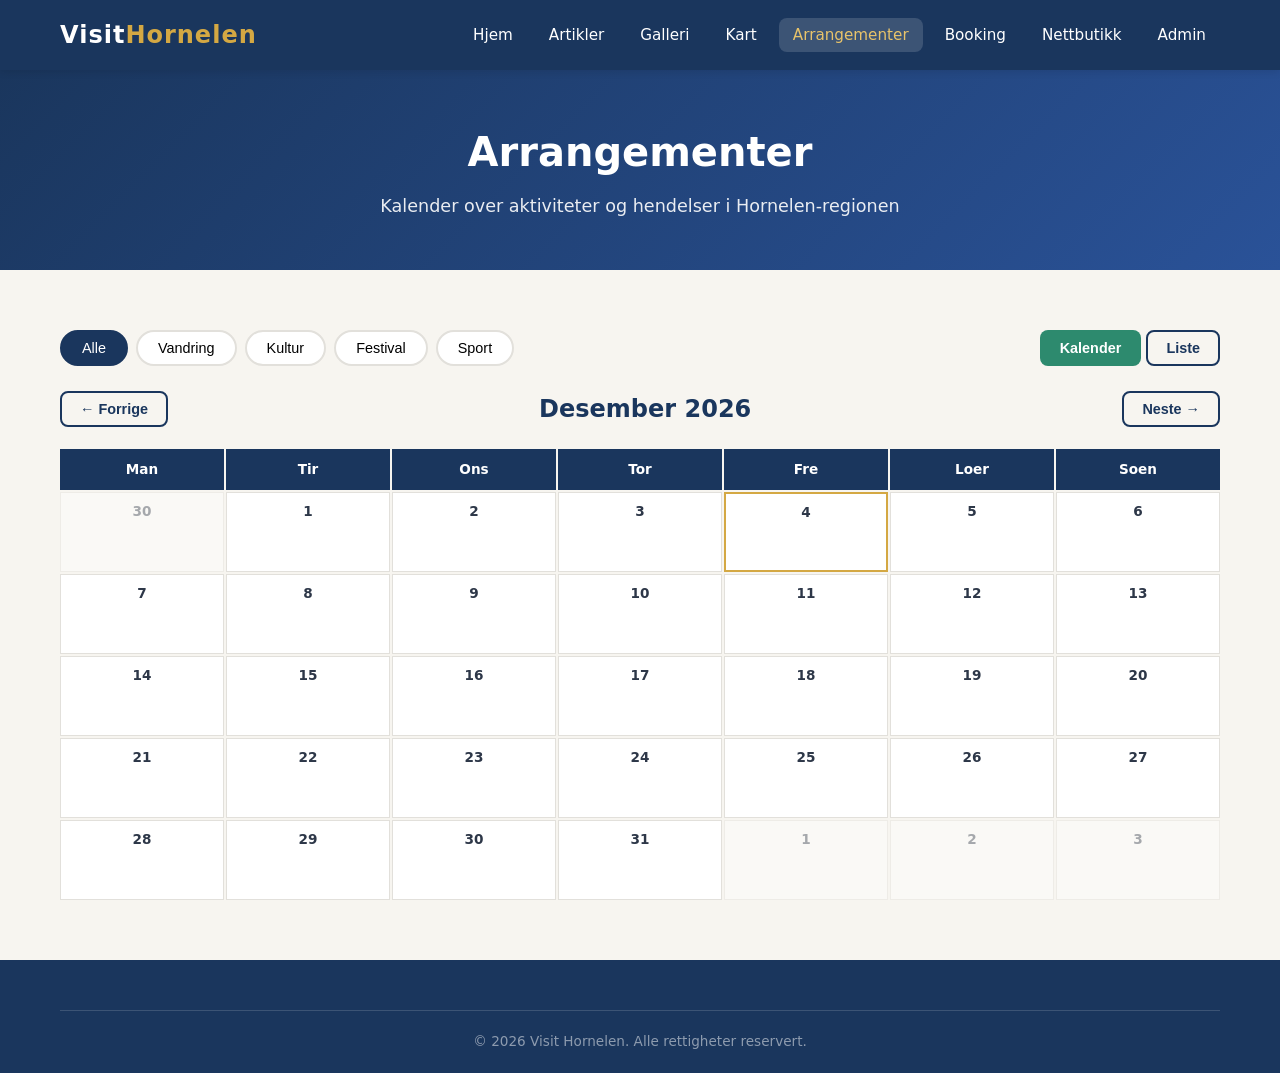
<file: pages/events.html>
<!DOCTYPE html>
<html lang="no">
<head>
  <meta charset="UTF-8">
  <meta name="viewport" content="width=device-width, initial-scale=1.0">
  <title>Arrangementer - Visit Hornelen</title>
  <link rel="stylesheet" href="../css/style.css">
</head>
<body>

<header class="site-header">
  <div class="header-inner">
    <a href="../index.html" class="logo">Visit<span>Hornelen</span></a>
    <button class="nav-toggle" onclick="document.querySelector('.nav-links').classList.toggle('open')">&#9776;</button>
    <ul class="nav-links">
      <li><a href="../index.html">Hjem</a></li>
      <li><a href="articles.html">Artikler</a></li>
      <li><a href="gallery.html">Galleri</a></li>
      <li><a href="map.html">Kart</a></li>
      <li><a href="events.html" class="active">Arrangementer</a></li>
      <li><a href="booking.html">Booking</a></li>
      <li><a href="shop.html">Nettbutikk</a></li>
      <li><a href="../admin/index.html">Admin</a></li>
    </ul>
  </div>
</header>

<div class="page-header">
  <h1>Arrangementer</h1>
  <p>Kalender over aktiviteter og hendelser i Hornelen-regionen</p>
</div>

<section class="section">
  <div class="container">
    <!-- View toggle -->
    <div style="display:flex; justify-content:space-between; align-items:center; margin-bottom:24px; flex-wrap:wrap; gap:12px;">
      <div class="gallery-filters" style="margin-bottom:0;">
        <button class="filter-btn active" data-filter="all">Alle</button>
        <button class="filter-btn" data-filter="hiking">Vandring</button>
        <button class="filter-btn" data-filter="culture">Kultur</button>
        <button class="filter-btn" data-filter="festival">Festival</button>
        <button class="filter-btn" data-filter="sport">Sport</button>
      </div>
      <div>
        <button class="btn btn-small btn-secondary" id="view-calendar" onclick="setView('calendar')">Kalender</button>
        <button class="btn btn-small btn-outline" id="view-list" style="border-color:var(--primary); color:var(--primary);" onclick="setView('list')">Liste</button>
      </div>
    </div>

    <!-- Calendar View -->
    <div id="calendar-view">
      <div class="calendar-header">
        <button class="btn btn-small btn-outline" style="border-color:var(--primary); color:var(--primary);" onclick="changeMonth(-1)">&larr; Forrige</button>
        <h2 id="calendar-month-label" style="color:var(--primary);"></h2>
        <button class="btn btn-small btn-outline" style="border-color:var(--primary); color:var(--primary);" onclick="changeMonth(1)">Neste &rarr;</button>
      </div>
      <div class="calendar-grid-week" id="calendar-grid"></div>
    </div>

    <!-- List View -->
    <div id="list-view" style="display:none;">
      <div id="events-list"></div>
    </div>
  </div>
</section>

<!-- Event Detail Modal -->
<div class="modal-overlay" id="event-modal">
  <div class="modal" id="event-modal-content"></div>
</div>

<footer class="site-footer">
  <div class="container">
    <div class="footer-bottom">
      &copy; 2026 Visit Hornelen. Alle rettigheter reservert.
    </div>
  </div>
</footer>

<script src="../js/main.js"></script>
<script>
const defaultEvents = [
  { id:1, title:"Hornelen Opp", date:"2026-04-20", time:"09:00", category:"hiking", location:"Hunskaar", desc:"Aarlig motbakkeloep til toppen av Hornelen. 860 hoeydemeter paa ca 4 km. Alle nivaaer velkomne. Premieutdeling og grilling etterpaa." },
  { id:2, title:"Bremanger Matfestival", date:"2026-05-01", time:"11:00", category:"festival", location:"Kalvaag", desc:"Smak lokal sjoemat, tradisjonell mat og nyt livemusikk ved fjorden. Over 20 matstander og underholdning for hele familien." },
  { id:3, title:"Fjordkajakk Workshop", date:"2026-05-15", time:"10:00", category:"sport", location:"Kalvaag havn", desc:"Laer deg padleteknikk og utforsk fjordlandskapet med erfarne guider. Utstyr inkludert. Passer for nybegynnere." },
  { id:4, title:"Kystkulturkveld", date:"2026-05-22", time:"18:00", category:"culture", location:"Bremanger Kyrkje", desc:"Foredrag, musikk og fortellinger om kystkultur og sjoefartshistorie. Inkluderer lokal servering." },
  { id:5, title:"Fuglekikking: Havfuglsafari", date:"2026-06-05", time:"07:00", category:"hiking", location:"Kalvaag havn", desc:"Baattur langs kysten for aa se lundefugl, havsule og oeern. Ta med kikkert og kamera!" },
  { id:6, title:"Midsommarfeiring", date:"2026-06-23", time:"17:00", category:"festival", location:"Grotlesanden", desc:"Tradisjonell midsommarfeiring paa stranden. Baal, dans, musikk og god mat. Gratis inngang." },
  { id:7, title:"Hornelen Trail Run", date:"2026-07-12", time:"08:00", category:"sport", location:"Hunskaar", desc:"Terrengloep rundt og over Hornelen. 22 km med spektakulaer utsikt. Alle klasser." },
  { id:8, title:"Kunstutstilling: Kystliv", date:"2026-07-20", time:"12:00", category:"culture", location:"Kalvaag galleri", desc:"Lokale kunstnere stiller ut malerier, fotografier og skulpturer inspirert av kystlivet." },
  { id:9, title:"Havfisketur", date:"2026-08-03", time:"06:00", category:"sport", location:"Kalvaag havn", desc:"Guidet fisketur paa havet. Alt utstyr inkludert. Vi renser og tilbereder fangsten sammen!" },
  { id:10, title:"Bremanger Kulturnatt", date:"2026-08-15", time:"16:00", category:"culture", location:"Hele Bremanger", desc:"Apen dag med musikk, teater, utstillinger og verksteder. Gratis busser mellom stedene." }
];

let currentMonth = new Date().getMonth();
let currentYear = new Date().getFullYear();
let currentFilter = 'all';
const monthNames = ['Januar','Februar','Mars','April','Mai','Juni','Juli','August','September','Oktober','November','Desember'];
const dayNames = ['Man','Tir','Ons','Tor','Fre','Loer','Soen'];

function getEvents() {
  return JSON.parse(localStorage.getItem('vh_events') || 'null') || defaultEvents;
}

function renderCalendar() {
  const events = getEvents();
  const label = document.getElementById('calendar-month-label');
  label.textContent = `${monthNames[currentMonth]} ${currentYear}`;

  const grid = document.getElementById('calendar-grid');
  let html = dayNames.map(d => `<div class="day-header">${d}</div>`).join('');

  const firstDay = new Date(currentYear, currentMonth, 1);
  let startDay = firstDay.getDay() - 1;
  if (startDay < 0) startDay = 6;
  const daysInMonth = new Date(currentYear, currentMonth + 1, 0).getDate();
  const today = new Date();

  // Previous month padding
  const prevDays = new Date(currentYear, currentMonth, 0).getDate();
  for (let i = startDay - 1; i >= 0; i--) {
    html += `<div class="calendar-day other-month"><div class="day-number">${prevDays - i}</div></div>`;
  }

  for (let d = 1; d <= daysInMonth; d++) {
    const dateStr = `${currentYear}-${String(currentMonth+1).padStart(2,'0')}-${String(d).padStart(2,'0')}`;
    const dayEvents = events.filter(e => e.date === dateStr && (currentFilter === 'all' || e.category === currentFilter));
    const isToday = d === today.getDate() && currentMonth === today.getMonth() && currentYear === today.getFullYear();
    html += `<div class="calendar-day${isToday ? ' today' : ''}">
      <div class="day-number">${d}</div>
      ${dayEvents.map(e => `<span class="event-dot ${e.category}" title="${e.title}" onclick="showEvent(${e.id})" style="cursor:pointer;"></span>`).join('')}
      ${dayEvents.length > 0 ? `<div style="font-size:0.7rem; color:var(--text-muted); cursor:pointer;" onclick="showEvent(${dayEvents[0].id})">${dayEvents[0].title}</div>` : ''}
    </div>`;
  }

  // Next month padding
  const totalCells = startDay + daysInMonth;
  const remaining = 7 - (totalCells % 7);
  if (remaining < 7) {
    for (let i = 1; i <= remaining; i++) {
      html += `<div class="calendar-day other-month"><div class="day-number">${i}</div></div>`;
    }
  }

  grid.innerHTML = html;
}

function renderList() {
  const events = getEvents();
  const filtered = currentFilter === 'all' ? events : events.filter(e => e.category === currentFilter);
  const sorted = filtered.sort((a, b) => new Date(a.date) - new Date(b.date));
  const list = document.getElementById('events-list');
  list.innerHTML = sorted.map(e => {
    const d = new Date(e.date);
    return `<div class="event-list-item" style="cursor:pointer;" onclick="showEvent(${e.id})">
      <div class="event-date-badge">
        <div class="day">${d.getDate()}</div>
        <div class="month">${monthNames[d.getMonth()].substring(0,3)}</div>
      </div>
      <div style="flex:1;">
        <h3 style="margin-bottom:4px;">${e.title}</h3>
        <span class="event-category ${e.category}">${e.category}</span>
        <span style="color:var(--text-muted); font-size:0.85rem; margin-left:8px;">${e.time} &middot; ${e.location}</span>
        <p style="margin-top:6px; color:var(--text-muted); font-size:0.9rem;">${e.desc.substring(0, 100)}...</p>
      </div>
    </div>`;
  }).join('');
}

function showEvent(id) {
  const events = getEvents();
  const e = events.find(ev => ev.id === id);
  if (!e) return;
  const d = new Date(e.date);
  document.getElementById('event-modal-content').innerHTML = `
    <h2>${e.title}</h2>
    <p><strong>Dato:</strong> ${d.toLocaleDateString('no-NO', {day:'numeric',month:'long',year:'numeric'})}</p>
    <p><strong>Tid:</strong> ${e.time}</p>
    <p><strong>Sted:</strong> ${e.location}</p>
    <p><strong>Kategori:</strong> <span class="event-category ${e.category}">${e.category}</span></p>
    <p style="margin-top:16px; line-height:1.7;">${e.desc}</p>
    <div class="modal-actions">
      <a href="booking.html" class="btn btn-primary btn-small">Meld deg paa</a>
      <button class="btn btn-small" style="border:2px solid var(--border);" onclick="document.getElementById('event-modal').classList.remove('active')">Lukk</button>
    </div>
  `;
  document.getElementById('event-modal').classList.add('active');
}

document.getElementById('event-modal').addEventListener('click', function(e) {
  if (e.target === this) this.classList.remove('active');
});

function changeMonth(dir) {
  currentMonth += dir;
  if (currentMonth > 11) { currentMonth = 0; currentYear++; }
  if (currentMonth < 0) { currentMonth = 11; currentYear--; }
  renderCalendar();
}

function setView(view) {
  document.getElementById('calendar-view').style.display = view === 'calendar' ? 'block' : 'none';
  document.getElementById('list-view').style.display = view === 'list' ? 'block' : 'none';
  document.getElementById('view-calendar').className = view === 'calendar' ? 'btn btn-small btn-secondary' : 'btn btn-small btn-outline';
  document.getElementById('view-list').className = view === 'list' ? 'btn btn-small btn-secondary' : 'btn btn-small btn-outline';
  document.getElementById('view-calendar').style = '';
  document.getElementById('view-list').style = '';
  if (view === 'list') renderList();
}

document.querySelectorAll('.filter-btn').forEach(btn => {
  btn.addEventListener('click', () => {
    document.querySelectorAll('.filter-btn').forEach(b => b.classList.remove('active'));
    btn.classList.add('active');
    currentFilter = btn.dataset.filter;
    renderCalendar();
    renderList();
  });
});

renderCalendar();
</script>
</body>
</html>
</file>
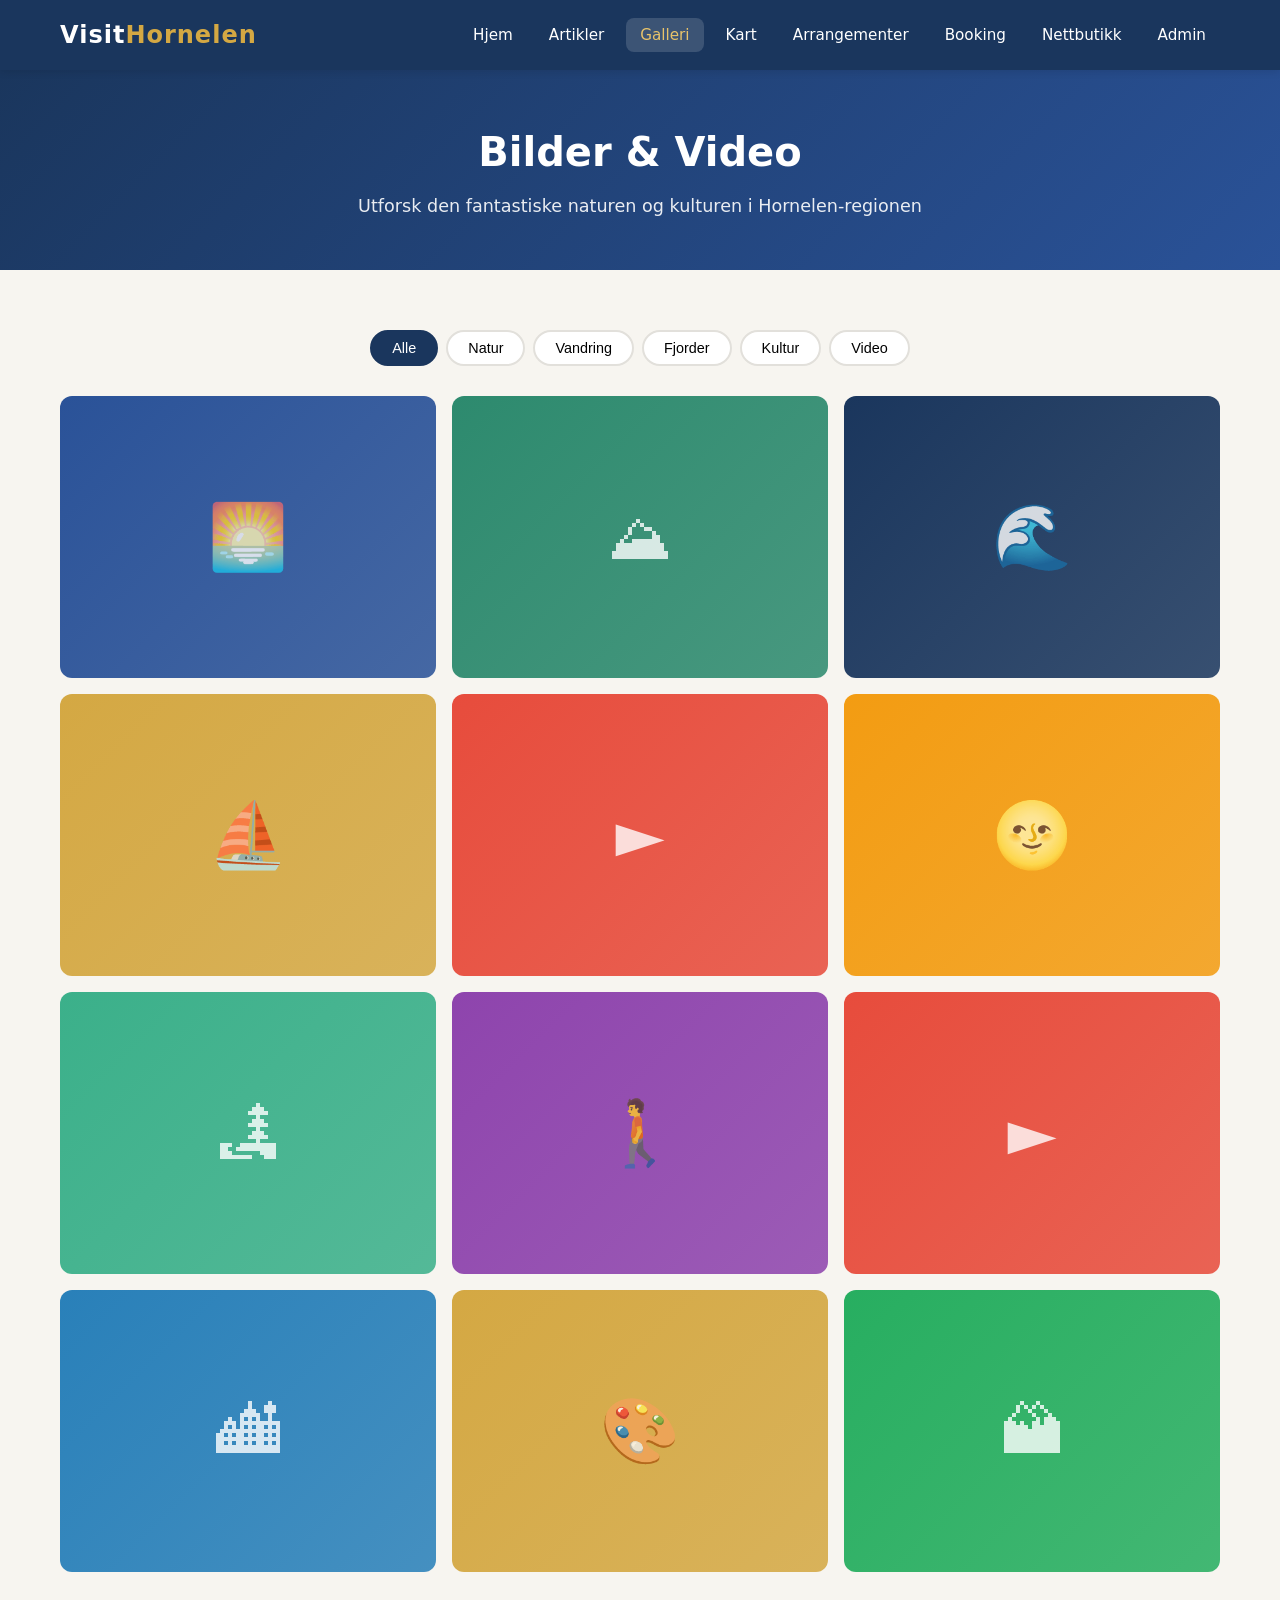
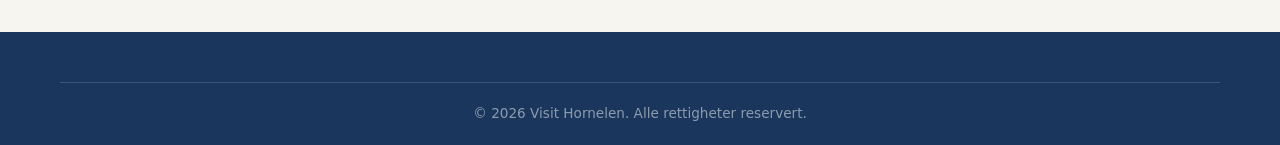
<file: pages/gallery.html>
<!DOCTYPE html>
<html lang="no">
<head>
  <meta charset="UTF-8">
  <meta name="viewport" content="width=device-width, initial-scale=1.0">
  <title>Galleri - Visit Hornelen</title>
  <link rel="stylesheet" href="../css/style.css">
</head>
<body>

<header class="site-header">
  <div class="header-inner">
    <a href="../index.html" class="logo">Visit<span>Hornelen</span></a>
    <button class="nav-toggle" onclick="document.querySelector('.nav-links').classList.toggle('open')">&#9776;</button>
    <ul class="nav-links">
      <li><a href="../index.html">Hjem</a></li>
      <li><a href="articles.html">Artikler</a></li>
      <li><a href="gallery.html" class="active">Galleri</a></li>
      <li><a href="map.html">Kart</a></li>
      <li><a href="events.html">Arrangementer</a></li>
      <li><a href="booking.html">Booking</a></li>
      <li><a href="shop.html">Nettbutikk</a></li>
      <li><a href="../admin/index.html">Admin</a></li>
    </ul>
  </div>
</header>

<div class="page-header">
  <h1>Bilder & Video</h1>
  <p>Utforsk den fantastiske naturen og kulturen i Hornelen-regionen</p>
</div>

<section class="section">
  <div class="container">
    <div class="gallery-filters">
      <button class="filter-btn active" data-filter="all">Alle</button>
      <button class="filter-btn" data-filter="natur">Natur</button>
      <button class="filter-btn" data-filter="vandring">Vandring</button>
      <button class="filter-btn" data-filter="fjord">Fjorder</button>
      <button class="filter-btn" data-filter="kultur">Kultur</button>
      <button class="filter-btn" data-filter="video">Video</button>
    </div>

    <div class="gallery-grid" id="gallery-grid">
      <!-- Gallery items loaded by JS -->
    </div>
  </div>
</section>

<!-- Lightbox -->
<div class="lightbox" id="lightbox">
  <button class="lightbox-close" onclick="closeLightbox()">&times;</button>
  <div class="lightbox-content" id="lightbox-content"></div>
</div>

<footer class="site-footer">
  <div class="container">
    <div class="footer-bottom">
      &copy; 2026 Visit Hornelen. Alle rettigheter reservert.
    </div>
  </div>
</footer>

<script src="../js/main.js"></script>
<script>
const defaultGallery = [
  { id:1, title:"Hornelen i solnedgang", type:"image", category:"natur", color:"#2a5298", icon:"&#127749;" },
  { id:2, title:"Vandring mot toppen", type:"image", category:"vandring", color:"#2d8a6e", icon:"&#9968;" },
  { id:3, title:"Bremangerfjorden", type:"image", category:"fjord", color:"#1a365d", icon:"&#127754;" },
  { id:4, title:"Kalvaag havn", type:"image", category:"kultur", color:"#d4a843", icon:"&#9973;" },
  { id:5, title:"Flytur over Hornelen", type:"video", category:"video", color:"#e74c3c", icon:"&#9658;" },
  { id:6, title:"Midnattsol ved klippen", type:"image", category:"natur", color:"#f39c12", icon:"&#127773;" },
  { id:7, title:"Kystlandskap", type:"image", category:"natur", color:"#3bb08a", icon:"&#127966;" },
  { id:8, title:"Stien til Hornelen", type:"image", category:"vandring", color:"#8e44ad", icon:"&#128694;" },
  { id:9, title:"Fjordpadling", type:"video", category:"video", color:"#e74c3c", icon:"&#9658;" },
  { id:10, title:"Smørhamn", type:"image", category:"fjord", color:"#2980b9", icon:"&#127961;" },
  { id:11, title:"Lokal kunsthaandverk", type:"image", category:"kultur", color:"#d4a843", icon:"&#127912;" },
  { id:12, title:"Utsikt fra toppen", type:"image", category:"vandring", color:"#27ae60", icon:"&#127956;" }
];

function renderGallery(filter) {
  const stored = JSON.parse(localStorage.getItem('vh_gallery') || 'null');
  const items = stored || defaultGallery;
  const grid = document.getElementById('gallery-grid');
  const filtered = filter === 'all' ? items : items.filter(i => i.category === filter);
  grid.innerHTML = filtered.map(item => `
    <div class="gallery-item" onclick="openLightbox(${item.id})"
         style="background: linear-gradient(135deg, ${item.color}, ${item.color}dd);">
      <div style="display:flex; align-items:center; justify-content:center; height:100%; font-size:4rem; color:rgba(255,255,255,0.8);">
        ${item.icon}
      </div>
      <div class="gallery-overlay">
        <strong>${item.title}</strong><br>
        <small>${item.type === 'video' ? 'Video' : 'Bilde'} &middot; ${item.category}</small>
      </div>
    </div>
  `).join('');
}

function openLightbox(id) {
  const stored = JSON.parse(localStorage.getItem('vh_gallery') || 'null');
  const items = stored || defaultGallery;
  const item = items.find(i => i.id === id);
  if (!item) return;
  const lb = document.getElementById('lightbox');
  const content = document.getElementById('lightbox-content');
  content.innerHTML = `
    <div style="text-align:center; color:#fff;">
      <div style="font-size:8rem; margin-bottom:20px;">${item.icon}</div>
      <h2>${item.title}</h2>
      <p style="opacity:0.7; margin-top:8px;">${item.type === 'video' ? 'Video' : 'Bilde'} &middot; ${item.category}</p>
    </div>
  `;
  lb.classList.add('active');
}

function closeLightbox() {
  document.getElementById('lightbox').classList.remove('active');
}

document.getElementById('lightbox').addEventListener('click', function(e) {
  if (e.target === this) closeLightbox();
});

document.querySelectorAll('.filter-btn').forEach(btn => {
  btn.addEventListener('click', () => {
    document.querySelectorAll('.filter-btn').forEach(b => b.classList.remove('active'));
    btn.classList.add('active');
    renderGallery(btn.dataset.filter);
  });
});

renderGallery('all');
</script>
</body>
</html>
</file>
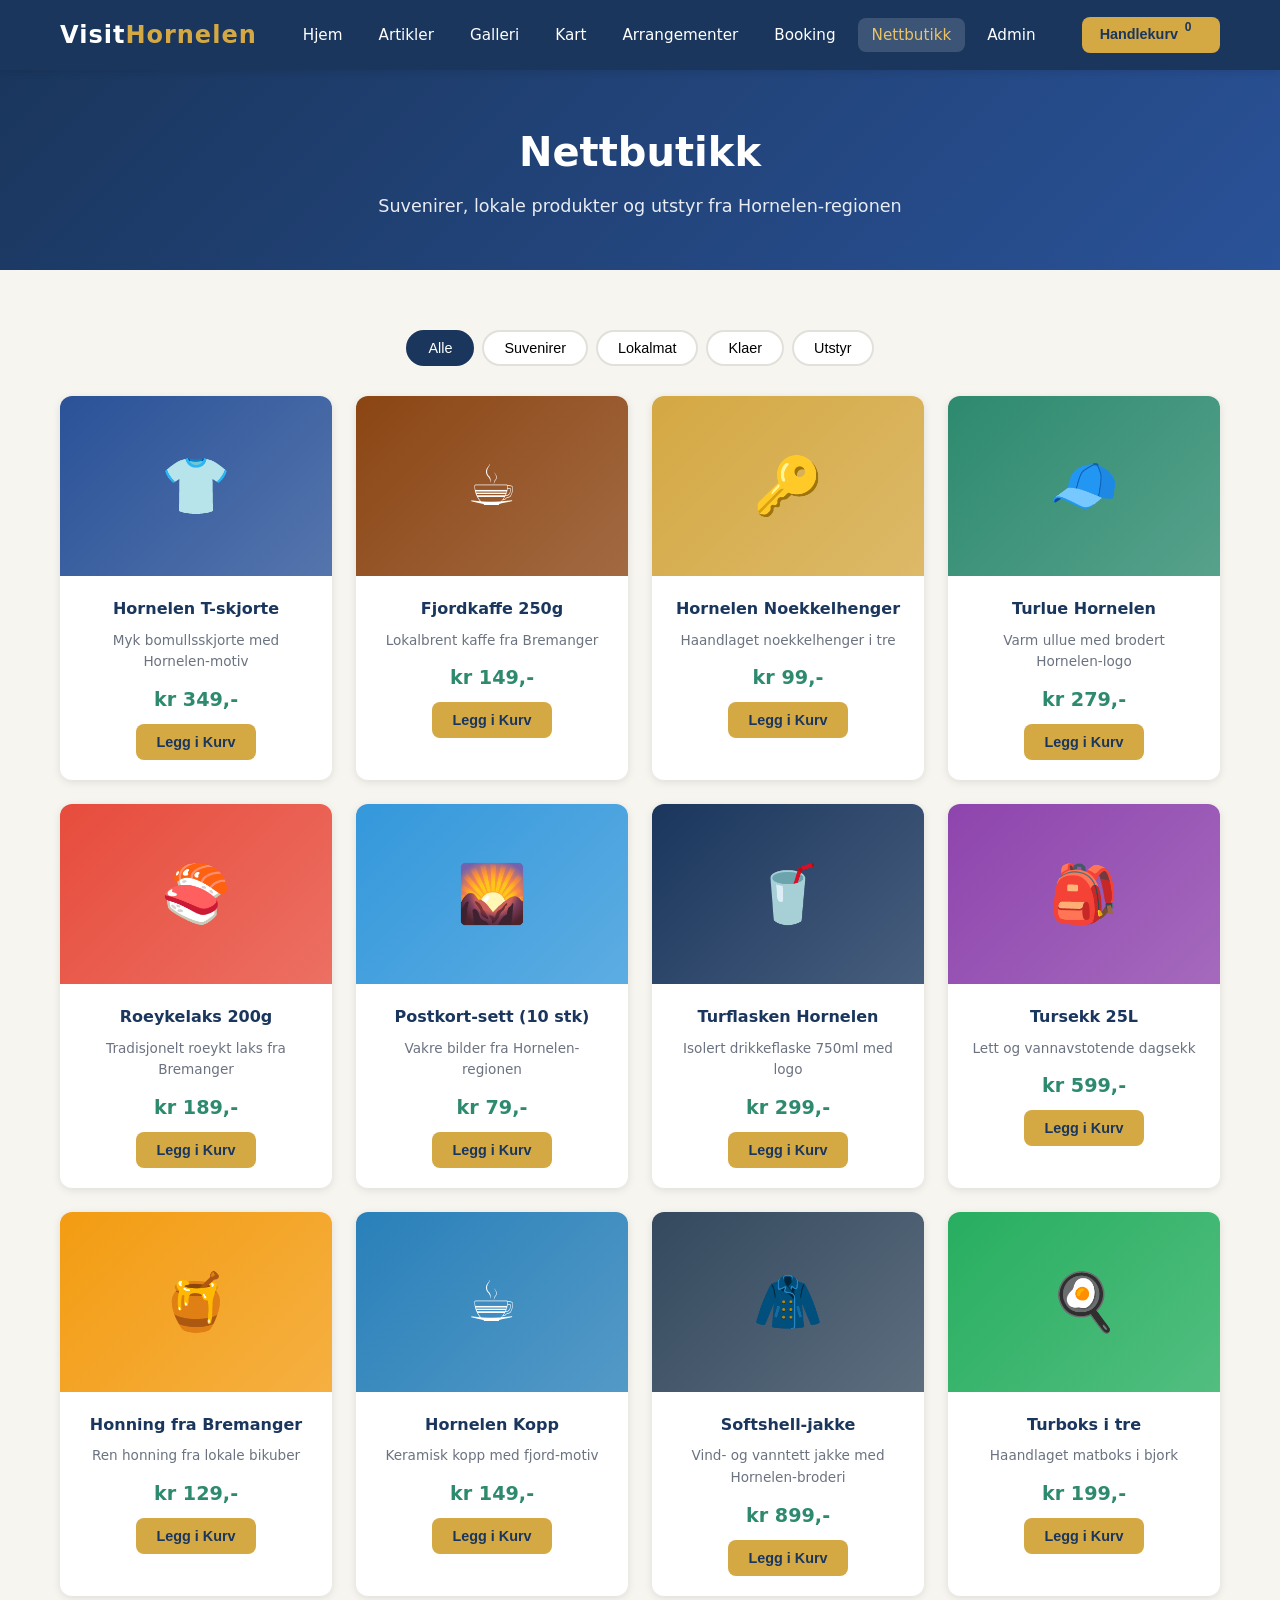
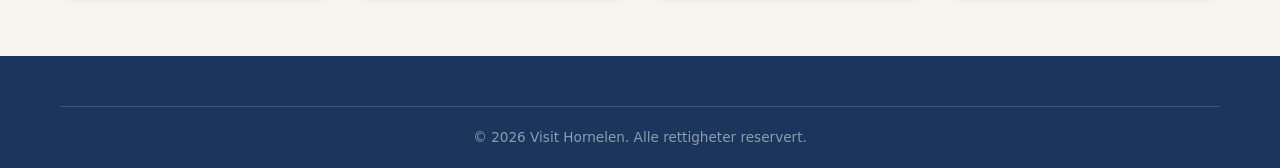
<file: pages/shop.html>
<!DOCTYPE html>
<html lang="no">
<head>
  <meta charset="UTF-8">
  <meta name="viewport" content="width=device-width, initial-scale=1.0">
  <title>Nettbutikk - Visit Hornelen</title>
  <link rel="stylesheet" href="../css/style.css">
</head>
<body>

<header class="site-header">
  <div class="header-inner">
    <a href="../index.html" class="logo">Visit<span>Hornelen</span></a>
    <button class="nav-toggle" onclick="document.querySelector('.nav-links').classList.toggle('open')">&#9776;</button>
    <ul class="nav-links">
      <li><a href="../index.html">Hjem</a></li>
      <li><a href="articles.html">Artikler</a></li>
      <li><a href="gallery.html">Galleri</a></li>
      <li><a href="map.html">Kart</a></li>
      <li><a href="events.html">Arrangementer</a></li>
      <li><a href="booking.html">Booking</a></li>
      <li><a href="shop.html" class="active">Nettbutikk</a></li>
      <li><a href="../admin/index.html">Admin</a></li>
    </ul>
    <button class="btn btn-small" style="background:var(--accent); color:var(--primary); border:none;" onclick="toggleCart()">
      Handlekurv <span class="cart-badge" id="cart-count">0</span>
    </button>
  </div>
</header>

<div class="page-header">
  <h1>Nettbutikk</h1>
  <p>Suvenirer, lokale produkter og utstyr fra Hornelen-regionen</p>
</div>

<section class="section">
  <div class="container">
    <div class="gallery-filters" style="margin-bottom:30px;">
      <button class="filter-btn active" data-filter="all">Alle</button>
      <button class="filter-btn" data-filter="suvenir">Suvenirer</button>
      <button class="filter-btn" data-filter="mat">Lokalmat</button>
      <button class="filter-btn" data-filter="klaer">Klaer</button>
      <button class="filter-btn" data-filter="utstyr">Utstyr</button>
    </div>

    <div class="grid grid-4" id="products-grid"></div>
  </div>
</section>

<!-- Cart Sidebar -->
<div class="cart-overlay" id="cart-overlay" onclick="toggleCart()"></div>
<div class="cart-sidebar" id="cart-sidebar">
  <div style="display:flex; justify-content:space-between; align-items:center; margin-bottom:20px;">
    <h2 style="color:var(--primary);">Handlekurv</h2>
    <button style="background:none; border:none; font-size:1.5rem; cursor:pointer;" onclick="toggleCart()">&times;</button>
  </div>
  <div id="cart-items"></div>
  <div class="cart-total">
    Total: <span id="cart-total-price">kr 0,-</span>
  </div>
  <button class="btn btn-primary" style="width:100%; margin-top:12px;" onclick="checkout()">Gaa til Kassen</button>
  <button class="btn btn-small" style="width:100%; margin-top:8px; border:2px solid var(--border);" onclick="clearCart()">Toem Handlekurv</button>
</div>

<!-- Checkout Modal -->
<div class="modal-overlay" id="checkout-modal">
  <div class="modal" id="checkout-content"></div>
</div>

<footer class="site-footer">
  <div class="container">
    <div class="footer-bottom">
      &copy; 2026 Visit Hornelen. Alle rettigheter reservert.
    </div>
  </div>
</footer>

<script src="../js/main.js"></script>
<script>
const defaultProducts = [
  { id:1, name:"Hornelen T-skjorte", price:349, category:"klaer", icon:"&#128085;", color:"#2a5298", desc:"Myk bomullsskjorte med Hornelen-motiv" },
  { id:2, name:"Fjordkaffe 250g", price:149, category:"mat", icon:"&#9749;", color:"#8B4513", desc:"Lokalbrent kaffe fra Bremanger" },
  { id:3, name:"Hornelen Noekkelhenger", price:99, category:"suvenir", icon:"&#128273;", color:"#d4a843", desc:"Haandlaget noekkelhenger i tre" },
  { id:4, name:"Turlue Hornelen", price:279, category:"klaer", icon:"&#129506;", color:"#2d8a6e", desc:"Varm ullue med brodert Hornelen-logo" },
  { id:5, name:"Roeykelaks 200g", price:189, category:"mat", icon:"&#127843;", color:"#e74c3c", desc:"Tradisjonelt roeykt laks fra Bremanger" },
  { id:6, name:"Postkort-sett (10 stk)", price:79, category:"suvenir", icon:"&#127748;", color:"#3498db", desc:"Vakre bilder fra Hornelen-regionen" },
  { id:7, name:"Turflasken Hornelen", price:299, category:"utstyr", icon:"&#129380;", color:"#1a365d", desc:"Isolert drikkeflaske 750ml med logo" },
  { id:8, name:"Tursekk 25L", price:599, category:"utstyr", icon:"&#127890;", color:"#8e44ad", desc:"Lett og vannavstotende dagsekk" },
  { id:9, name:"Honning fra Bremanger", price:129, category:"mat", icon:"&#127855;", color:"#f39c12", desc:"Ren honning fra lokale bikuber" },
  { id:10, name:"Hornelen Kopp", price:149, category:"suvenir", icon:"&#9749;", color:"#2980b9", desc:"Keramisk kopp med fjord-motiv" },
  { id:11, name:"Softshell-jakke", price:899, category:"klaer", icon:"&#129509;", color:"#34495e", desc:"Vind- og vanntett jakke med Hornelen-broderi" },
  { id:12, name:"Turboks i tre", price:199, category:"utstyr", icon:"&#127859;", color:"#27ae60", desc:"Haandlaget matboks i bjork" }
];

let cart = JSON.parse(localStorage.getItem('vh_cart') || '[]');

function renderProducts(filter) {
  const stored = JSON.parse(localStorage.getItem('vh_products') || 'null');
  const products = stored || defaultProducts;
  const filtered = filter === 'all' ? products : products.filter(p => p.category === filter);
  document.getElementById('products-grid').innerHTML = filtered.map(p => `
    <div class="card product-card">
      <div class="card-img" style="background:linear-gradient(135deg, ${p.color}, ${p.color}cc); height:180px;">
        <div style="display:flex; align-items:center; justify-content:center; height:100%; font-size:3.5rem;">${p.icon}</div>
      </div>
      <div class="card-body" style="text-align:center;">
        <h3 style="font-size:1rem;">${p.name}</h3>
        <p style="font-size:0.85rem;">${p.desc}</p>
        <div class="product-price">kr ${p.price.toLocaleString('no-NO')},-</div>
        <button class="btn btn-primary btn-small" onclick="addToCart(${p.id})">Legg i Kurv</button>
      </div>
    </div>
  `).join('');
}

function addToCart(id) {
  const stored = JSON.parse(localStorage.getItem('vh_products') || 'null');
  const products = stored || defaultProducts;
  const product = products.find(p => p.id === id);
  if (!product) return;
  const existing = cart.find(c => c.id === id);
  if (existing) { existing.qty++; }
  else { cart.push({ ...product, qty: 1 }); }
  saveCart();
  renderCart();
}

function removeFromCart(id) {
  cart = cart.filter(c => c.id !== id);
  saveCart();
  renderCart();
}

function updateQty(id, delta) {
  const item = cart.find(c => c.id === id);
  if (!item) return;
  item.qty += delta;
  if (item.qty <= 0) { cart = cart.filter(c => c.id !== id); }
  saveCart();
  renderCart();
}

function saveCart() {
  localStorage.setItem('vh_cart', JSON.stringify(cart));
}

function renderCart() {
  const count = cart.reduce((s, c) => s + c.qty, 0);
  document.getElementById('cart-count').textContent = count;
  const total = cart.reduce((s, c) => s + c.price * c.qty, 0);
  document.getElementById('cart-total-price').textContent = `kr ${total.toLocaleString('no-NO')},-`;
  document.getElementById('cart-items').innerHTML = cart.length === 0
    ? '<p style="color:var(--text-muted); text-align:center; padding:20px;">Handlekurven er tom</p>'
    : cart.map(c => `
      <div class="cart-item">
        <div style="font-size:1.5rem;">${c.icon}</div>
        <div class="cart-item-info">
          <strong style="font-size:0.9rem;">${c.name}</strong><br>
          <small>kr ${c.price.toLocaleString('no-NO')},- x ${c.qty}</small>
        </div>
        <div style="display:flex; align-items:center; gap:6px;">
          <button class="btn btn-small" style="padding:4px 8px; border:1px solid var(--border);" onclick="updateQty(${c.id},-1)">-</button>
          <span>${c.qty}</span>
          <button class="btn btn-small" style="padding:4px 8px; border:1px solid var(--border);" onclick="updateQty(${c.id},1)">+</button>
          <button class="cart-item-remove" onclick="removeFromCart(${c.id})">&times;</button>
        </div>
      </div>
    `).join('');
}

function toggleCart() {
  document.getElementById('cart-sidebar').classList.toggle('open');
  document.getElementById('cart-overlay').classList.toggle('open');
}

function clearCart() {
  cart = [];
  saveCart();
  renderCart();
}

function checkout() {
  if (cart.length === 0) { alert('Handlekurven er tom!'); return; }
  const total = cart.reduce((s, c) => s + c.price * c.qty, 0);
  const items = cart.map(c => `${c.name} x${c.qty}: kr ${(c.price * c.qty).toLocaleString('no-NO')},-`).join('<br>');

  // Save order
  const orders = JSON.parse(localStorage.getItem('vh_orders') || '[]');
  orders.push({ id: Date.now(), items: [...cart], total, date: new Date().toISOString(), status: 'pending' });
  localStorage.setItem('vh_orders', JSON.stringify(orders));

  document.getElementById('checkout-content').innerHTML = `
    <h2 style="color:var(--secondary);">Bestilling Fullfoert!</h2>
    <p style="margin:16px 0;">Takk for din bestilling!</p>
    <div style="background:var(--bg-light); padding:16px; border-radius:var(--radius); margin:16px 0; font-size:0.9rem;">
      ${items}
      <hr style="margin:12px 0; border:none; border-top:1px solid var(--border);">
      <strong>Total: kr ${total.toLocaleString('no-NO')},-</strong>
    </div>
    <p style="color:var(--text-muted); font-size:0.9rem;">Ordrebekreftelse vises her. I en fullverdig versjon vil betaling og frakt haandteres.</p>
    <div class="modal-actions">
      <button class="btn btn-primary btn-small" onclick="document.getElementById('checkout-modal').classList.remove('active'); clearCart(); toggleCart();">Lukk</button>
    </div>
  `;
  document.getElementById('checkout-modal').classList.add('active');
}

document.getElementById('checkout-modal').addEventListener('click', function(e) {
  if (e.target === this) this.classList.remove('active');
});

document.querySelectorAll('.filter-btn').forEach(btn => {
  btn.addEventListener('click', () => {
    document.querySelectorAll('.filter-btn').forEach(b => b.classList.remove('active'));
    btn.classList.add('active');
    renderProducts(btn.dataset.filter);
  });
});

renderProducts('all');
renderCart();
</script>
</body>
</html>
</file>
<file: css/style.css>
/* ===== Visit Hornelen - Tourism Website Styles ===== */
:root {
  --primary: #1a365d;
  --primary-light: #2a5298;
  --secondary: #2d8a6e;
  --secondary-light: #3bb08a;
  --accent: #d4a843;
  --accent-light: #e8c36a;
  --bg-light: #f7f5f0;
  --bg-white: #ffffff;
  --text-dark: #2d3748;
  --text-muted: #6b7280;
  --border: #e2e0db;
  --shadow: 0 2px 8px rgba(0,0,0,0.1);
  --shadow-lg: 0 8px 24px rgba(0,0,0,0.15);
  --radius: 8px;
  --radius-lg: 12px;
}

* { margin:0; padding:0; box-sizing:border-box; }

body {
  font-family: 'Segoe UI', system-ui, -apple-system, sans-serif;
  color: var(--text-dark);
  background: var(--bg-light);
  line-height: 1.6;
}

a { color: var(--primary-light); text-decoration: none; }
a:hover { color: var(--accent); }
img { max-width: 100%; height: auto; }

/* ===== Header / Navigation ===== */
.site-header {
  background: var(--primary);
  color: #fff;
  position: sticky;
  top: 0;
  z-index: 1000;
  box-shadow: var(--shadow);
}

.header-inner {
  max-width: 1200px;
  margin: 0 auto;
  padding: 0 20px;
  display: flex;
  align-items: center;
  justify-content: space-between;
  height: 70px;
}

.logo { font-size: 1.5rem; font-weight: 700; color: #fff; letter-spacing: 1px; }
.logo span { color: var(--accent); }

.nav-links { display: flex; gap: 8px; list-style: none; }
.nav-links a {
  color: #fff;
  padding: 8px 14px;
  border-radius: var(--radius);
  transition: background 0.2s;
  font-size: 0.95rem;
}
.nav-links a:hover, .nav-links a.active {
  background: rgba(255,255,255,0.15);
  color: var(--accent-light);
}

.nav-toggle { display: none; background: none; border: none; color: #fff; font-size: 1.5rem; cursor: pointer; }

/* ===== Hero Section ===== */
.hero {
  background: linear-gradient(135deg, var(--primary) 0%, var(--primary-light) 50%, var(--secondary) 100%);
  color: #fff;
  text-align: center;
  padding: 100px 20px 80px;
  position: relative;
  overflow: hidden;
}

.hero::before {
  content: '';
  position: absolute;
  top: 0; left: 0; right: 0; bottom: 0;
  background: url('data:image/svg+xml,<svg xmlns="http://www.w3.org/2000/svg" viewBox="0 0 1440 320"><path fill="rgba(255,255,255,0.05)" d="M0,160L48,170.7C96,181,192,203,288,197.3C384,192,480,160,576,149.3C672,139,768,149,864,170.7C960,192,1056,224,1152,218.7C1248,213,1344,171,1392,149.3L1440,128L1440,320L1392,320C1344,320,1248,320,1152,320C1056,320,960,320,864,320C768,320,672,320,576,320C480,320,384,320,288,320C192,320,96,320,48,320L0,320Z"/></svg>') no-repeat bottom;
  background-size: cover;
}

.hero h1 { font-size: 3rem; margin-bottom: 16px; position: relative; }
.hero p { font-size: 1.25rem; opacity: 0.9; max-width: 600px; margin: 0 auto 30px; position: relative; }

.hero-buttons { display: flex; gap: 16px; justify-content: center; flex-wrap: wrap; position: relative; }

/* ===== Buttons ===== */
.btn {
  display: inline-block;
  padding: 12px 28px;
  border-radius: var(--radius);
  font-weight: 600;
  font-size: 1rem;
  cursor: pointer;
  border: 2px solid transparent;
  transition: all 0.2s;
}

.btn-primary { background: var(--accent); color: var(--primary); }
.btn-primary:hover { background: var(--accent-light); color: var(--primary); }
.btn-outline { border-color: #fff; color: #fff; background: transparent; }
.btn-outline:hover { background: #fff; color: var(--primary); }
.btn-secondary { background: var(--secondary); color: #fff; }
.btn-secondary:hover { background: var(--secondary-light); color: #fff; }
.btn-small { padding: 8px 18px; font-size: 0.9rem; }
.btn-danger { background: #dc3545; color: #fff; }
.btn-danger:hover { background: #c82333; color: #fff; }

/* ===== Container & Sections ===== */
.container { max-width: 1200px; margin: 0 auto; padding: 0 20px; }

.section { padding: 60px 0; }
.section-title {
  font-size: 2rem;
  text-align: center;
  margin-bottom: 12px;
  color: var(--primary);
}
.section-subtitle {
  text-align: center;
  color: var(--text-muted);
  margin-bottom: 40px;
  font-size: 1.1rem;
}

/* ===== Cards Grid ===== */
.grid { display: grid; gap: 24px; }
.grid-2 { grid-template-columns: repeat(auto-fit, minmax(300px, 1fr)); }
.grid-3 { grid-template-columns: repeat(auto-fit, minmax(280px, 1fr)); }
.grid-4 { grid-template-columns: repeat(auto-fit, minmax(240px, 1fr)); }

.card {
  background: var(--bg-white);
  border-radius: var(--radius-lg);
  overflow: hidden;
  box-shadow: var(--shadow);
  transition: transform 0.2s, box-shadow 0.2s;
}
.card:hover { transform: translateY(-4px); box-shadow: var(--shadow-lg); }

.card-img {
  width: 100%;
  height: 200px;
  object-fit: cover;
  background: linear-gradient(135deg, var(--primary-light), var(--secondary));
  display: flex;
  align-items: center;
  justify-content: center;
  color: #fff;
  font-size: 3rem;
}

.card-body { padding: 20px; }
.card-body h3 { margin-bottom: 8px; color: var(--primary); }
.card-body p { color: var(--text-muted); font-size: 0.95rem; margin-bottom: 12px; }
.card-meta { font-size: 0.85rem; color: var(--text-muted); }

/* ===== Feature Icons ===== */
.features { display: grid; grid-template-columns: repeat(auto-fit, minmax(200px, 1fr)); gap: 30px; text-align: center; }
.feature-icon {
  width: 70px; height: 70px;
  background: linear-gradient(135deg, var(--primary), var(--primary-light));
  border-radius: 50%;
  display: flex;
  align-items: center;
  justify-content: center;
  margin: 0 auto 16px;
  font-size: 1.8rem;
  color: #fff;
}
.features h3 { margin-bottom: 8px; }
.features p { color: var(--text-muted); font-size: 0.9rem; }

/* ===== Page Header ===== */
.page-header {
  background: linear-gradient(135deg, var(--primary), var(--primary-light));
  color: #fff;
  padding: 50px 20px;
  text-align: center;
}
.page-header h1 { font-size: 2.5rem; margin-bottom: 8px; }
.page-header p { opacity: 0.9; font-size: 1.1rem; }

/* ===== Articles ===== */
.article-card .card-img { height: 180px; }
.article-full { max-width: 800px; margin: 40px auto; padding: 0 20px; }
.article-full h1 { font-size: 2rem; margin-bottom: 16px; }
.article-full .meta { color: var(--text-muted); margin-bottom: 24px; }
.article-full .content { line-height: 1.8; }
.article-full .content p { margin-bottom: 16px; }
.tag { display: inline-block; background: var(--bg-light); color: var(--primary); padding: 4px 12px; border-radius: 20px; font-size: 0.8rem; margin: 2px; }

/* ===== Gallery ===== */
.gallery-filters { display: flex; gap: 8px; justify-content: center; margin-bottom: 30px; flex-wrap: wrap; }
.filter-btn {
  padding: 8px 20px;
  border-radius: 20px;
  border: 2px solid var(--border);
  background: var(--bg-white);
  cursor: pointer;
  transition: all 0.2s;
  font-size: 0.9rem;
}
.filter-btn.active, .filter-btn:hover {
  background: var(--primary);
  color: #fff;
  border-color: var(--primary);
}

.gallery-grid {
  display: grid;
  grid-template-columns: repeat(auto-fill, minmax(280px, 1fr));
  gap: 16px;
}
.gallery-item {
  position: relative;
  border-radius: var(--radius-lg);
  overflow: hidden;
  cursor: pointer;
  aspect-ratio: 4/3;
  background: linear-gradient(135deg, var(--primary-light), var(--secondary));
}
.gallery-item img, .gallery-item video {
  width: 100%; height: 100%; object-fit: cover;
}
.gallery-overlay {
  position: absolute;
  bottom: 0; left: 0; right: 0;
  background: linear-gradient(transparent, rgba(0,0,0,0.7));
  color: #fff;
  padding: 20px 16px 12px;
  opacity: 0;
  transition: opacity 0.2s;
}
.gallery-item:hover .gallery-overlay { opacity: 1; }

/* Lightbox */
.lightbox {
  display: none;
  position: fixed;
  top: 0; left: 0; right: 0; bottom: 0;
  background: rgba(0,0,0,0.9);
  z-index: 2000;
  align-items: center;
  justify-content: center;
}
.lightbox.active { display: flex; }
.lightbox-close {
  position: absolute;
  top: 20px; right: 20px;
  color: #fff;
  font-size: 2rem;
  cursor: pointer;
  background: none;
  border: none;
}
.lightbox-content { max-width: 90%; max-height: 90%; }
.lightbox-content img, .lightbox-content video { max-width: 100%; max-height: 85vh; border-radius: var(--radius); }

/* ===== Map ===== */
.map-container {
  width: 100%;
  height: 500px;
  border-radius: var(--radius-lg);
  overflow: hidden;
  box-shadow: var(--shadow);
}
.map-container iframe { width: 100%; height: 100%; border: none; }
.map-sidebar { background: var(--bg-white); border-radius: var(--radius-lg); padding: 20px; box-shadow: var(--shadow); }
.poi-item {
  padding: 12px;
  border-bottom: 1px solid var(--border);
  cursor: pointer;
  transition: background 0.2s;
}
.poi-item:hover { background: var(--bg-light); }
.poi-item:last-child { border-bottom: none; }
.poi-icon { font-size: 1.5rem; margin-right: 12px; }

/* ===== Calendar ===== */
.calendar-header {
  display: flex;
  justify-content: space-between;
  align-items: center;
  margin-bottom: 20px;
}
.calendar-grid-week {
  display: grid;
  grid-template-columns: repeat(7, 1fr);
  gap: 2px;
  text-align: center;
}
.calendar-grid-week .day-header {
  padding: 10px;
  font-weight: 600;
  background: var(--primary);
  color: #fff;
  font-size: 0.85rem;
}
.calendar-day {
  min-height: 80px;
  padding: 8px;
  background: var(--bg-white);
  border: 1px solid var(--border);
  font-size: 0.85rem;
  position: relative;
}
.calendar-day.other-month { opacity: 0.4; }
.calendar-day.today { border-color: var(--accent); border-width: 2px; }
.calendar-day .day-number { font-weight: 600; margin-bottom: 4px; }
.event-dot {
  display: inline-block;
  width: 8px; height: 8px;
  border-radius: 50%;
  margin: 1px;
}
.event-dot.hiking { background: var(--secondary); }
.event-dot.culture { background: var(--accent); }
.event-dot.festival { background: #e74c3c; }
.event-dot.sport { background: var(--primary-light); }

.event-list-item {
  background: var(--bg-white);
  border-radius: var(--radius);
  padding: 16px;
  margin-bottom: 12px;
  box-shadow: var(--shadow);
  display: flex;
  gap: 16px;
  align-items: center;
}
.event-date-badge {
  background: var(--primary);
  color: #fff;
  border-radius: var(--radius);
  padding: 10px 16px;
  text-align: center;
  min-width: 70px;
}
.event-date-badge .day { font-size: 1.5rem; font-weight: 700; line-height: 1; }
.event-date-badge .month { font-size: 0.8rem; text-transform: uppercase; }
.event-category {
  display: inline-block;
  padding: 3px 10px;
  border-radius: 12px;
  font-size: 0.75rem;
  font-weight: 600;
  color: #fff;
}
.event-category.hiking { background: var(--secondary); }
.event-category.culture { background: var(--accent); color: var(--primary); }
.event-category.festival { background: #e74c3c; }
.event-category.sport { background: var(--primary-light); }

/* ===== Booking ===== */
.booking-form {
  background: var(--bg-white);
  border-radius: var(--radius-lg);
  padding: 30px;
  box-shadow: var(--shadow);
}
.form-group { margin-bottom: 20px; }
.form-group label { display: block; font-weight: 600; margin-bottom: 6px; font-size: 0.95rem; }
.form-control {
  width: 100%;
  padding: 10px 14px;
  border: 2px solid var(--border);
  border-radius: var(--radius);
  font-size: 1rem;
  transition: border-color 0.2s;
  font-family: inherit;
}
.form-control:focus { outline: none; border-color: var(--primary-light); }
textarea.form-control { min-height: 100px; resize: vertical; }
select.form-control { cursor: pointer; }

.booking-option {
  background: var(--bg-white);
  border: 2px solid var(--border);
  border-radius: var(--radius-lg);
  padding: 24px;
  cursor: pointer;
  transition: all 0.2s;
}
.booking-option:hover, .booking-option.selected {
  border-color: var(--primary);
  box-shadow: var(--shadow);
}
.booking-option h3 { color: var(--primary); margin-bottom: 8px; }
.booking-option .price { font-size: 1.3rem; font-weight: 700; color: var(--secondary); }

/* ===== Webshop ===== */
.product-card { text-align: center; }
.product-card .card-img { height: 220px; }
.product-price { font-size: 1.2rem; font-weight: 700; color: var(--secondary); margin: 8px 0; }
.cart-badge {
  background: var(--accent);
  color: var(--primary);
  border-radius: 50%;
  width: 20px; height: 20px;
  display: inline-flex;
  align-items: center;
  justify-content: center;
  font-size: 0.75rem;
  font-weight: 700;
  position: relative;
  top: -8px;
  left: -4px;
}
.cart-sidebar {
  position: fixed;
  top: 0; right: -400px;
  width: 380px;
  height: 100vh;
  background: var(--bg-white);
  box-shadow: -4px 0 16px rgba(0,0,0,0.15);
  z-index: 1500;
  transition: right 0.3s;
  padding: 24px;
  overflow-y: auto;
}
.cart-sidebar.open { right: 0; }
.cart-overlay {
  display: none;
  position: fixed;
  top: 0; left: 0; right: 0; bottom: 0;
  background: rgba(0,0,0,0.4);
  z-index: 1400;
}
.cart-overlay.open { display: block; }
.cart-item {
  display: flex;
  gap: 12px;
  padding: 12px 0;
  border-bottom: 1px solid var(--border);
  align-items: center;
}
.cart-item-info { flex: 1; }
.cart-item-remove { background: none; border: none; color: #dc3545; cursor: pointer; font-size: 1.2rem; }
.cart-total {
  font-size: 1.3rem;
  font-weight: 700;
  padding: 16px 0;
  border-top: 2px solid var(--border);
  margin-top: 16px;
}

/* ===== Admin Panel ===== */
.admin-layout { display: flex; min-height: calc(100vh - 70px); }
.admin-sidebar {
  width: 240px;
  background: var(--primary);
  color: #fff;
  padding: 20px 0;
  flex-shrink: 0;
}
.admin-sidebar a {
  display: block;
  padding: 12px 24px;
  color: rgba(255,255,255,0.8);
  transition: all 0.2s;
  font-size: 0.95rem;
}
.admin-sidebar a:hover, .admin-sidebar a.active {
  background: rgba(255,255,255,0.1);
  color: #fff;
}
.admin-main { flex: 1; padding: 30px; }
.admin-card {
  background: var(--bg-white);
  border-radius: var(--radius-lg);
  padding: 24px;
  box-shadow: var(--shadow);
  margin-bottom: 24px;
}
.admin-card h2 { color: var(--primary); margin-bottom: 16px; font-size: 1.3rem; }

.admin-table { width: 100%; border-collapse: collapse; }
.admin-table th, .admin-table td { padding: 12px; text-align: left; border-bottom: 1px solid var(--border); }
.admin-table th { font-weight: 600; color: var(--primary); background: var(--bg-light); }
.admin-table tr:hover { background: var(--bg-light); }

.admin-stats { display: grid; grid-template-columns: repeat(auto-fit, minmax(200px, 1fr)); gap: 20px; margin-bottom: 30px; }
.stat-card {
  background: var(--bg-white);
  border-radius: var(--radius-lg);
  padding: 24px;
  box-shadow: var(--shadow);
  text-align: center;
}
.stat-number { font-size: 2rem; font-weight: 700; color: var(--primary); }
.stat-label { color: var(--text-muted); font-size: 0.9rem; }

/* Rich text editor */
.editor-toolbar {
  display: flex;
  gap: 4px;
  flex-wrap: wrap;
  padding: 10px;
  background: var(--bg-light);
  border: 2px solid var(--border);
  border-bottom: none;
  border-radius: var(--radius) var(--radius) 0 0;
}
.editor-toolbar button {
  padding: 6px 10px;
  border: 1px solid var(--border);
  background: var(--bg-white);
  border-radius: 4px;
  cursor: pointer;
  font-size: 0.85rem;
}
.editor-toolbar button:hover { background: var(--primary); color: #fff; }
.editor-content {
  min-height: 300px;
  padding: 16px;
  border: 2px solid var(--border);
  border-radius: 0 0 var(--radius) var(--radius);
  outline: none;
  line-height: 1.7;
}

/* Upload area */
.upload-area {
  border: 2px dashed var(--border);
  border-radius: var(--radius-lg);
  padding: 40px;
  text-align: center;
  cursor: pointer;
  transition: all 0.2s;
  background: var(--bg-light);
}
.upload-area:hover { border-color: var(--primary); background: var(--bg-white); }
.upload-area .icon { font-size: 3rem; margin-bottom: 12px; }
.upload-preview { display: flex; gap: 12px; flex-wrap: wrap; margin-top: 16px; }
.upload-thumb {
  width: 100px; height: 100px;
  border-radius: var(--radius);
  object-fit: cover;
  border: 2px solid var(--border);
}

/* ===== Modal ===== */
.modal-overlay {
  display: none;
  position: fixed;
  top: 0; left: 0; right: 0; bottom: 0;
  background: rgba(0,0,0,0.5);
  z-index: 2000;
  align-items: center;
  justify-content: center;
}
.modal-overlay.active { display: flex; }
.modal {
  background: var(--bg-white);
  border-radius: var(--radius-lg);
  padding: 30px;
  max-width: 600px;
  width: 90%;
  max-height: 85vh;
  overflow-y: auto;
  box-shadow: var(--shadow-lg);
}
.modal h2 { color: var(--primary); margin-bottom: 20px; }
.modal-actions { display: flex; gap: 12px; justify-content: flex-end; margin-top: 24px; }

/* ===== Footer ===== */
.site-footer {
  background: var(--primary);
  color: #fff;
  padding: 50px 0 20px;
}
.footer-grid {
  display: grid;
  grid-template-columns: repeat(auto-fit, minmax(220px, 1fr));
  gap: 30px;
  margin-bottom: 30px;
}
.footer-col h3 { margin-bottom: 16px; font-size: 1.1rem; color: var(--accent); }
.footer-col a { display: block; color: rgba(255,255,255,0.7); padding: 4px 0; }
.footer-col a:hover { color: #fff; }
.footer-col p { color: rgba(255,255,255,0.7); font-size: 0.9rem; line-height: 1.7; }
.footer-bottom {
  border-top: 1px solid rgba(255,255,255,0.15);
  padding-top: 20px;
  text-align: center;
  color: rgba(255,255,255,0.5);
  font-size: 0.85rem;
}

/* ===== Responsive ===== */
@media (max-width: 768px) {
  .nav-links { display: none; flex-direction: column; position: absolute; top: 70px; left: 0; right: 0; background: var(--primary); padding: 16px; }
  .nav-links.open { display: flex; }
  .nav-toggle { display: block; }
  .hero h1 { font-size: 2rem; }
  .hero { padding: 60px 20px 50px; }
  .section { padding: 40px 0; }
  .admin-layout { flex-direction: column; }
  .admin-sidebar { width: 100%; }
  .calendar-day { min-height: 50px; }
  .cart-sidebar { width: 100%; right: -100%; }
  .grid-3, .grid-4 { grid-template-columns: 1fr; }
}
</file>
